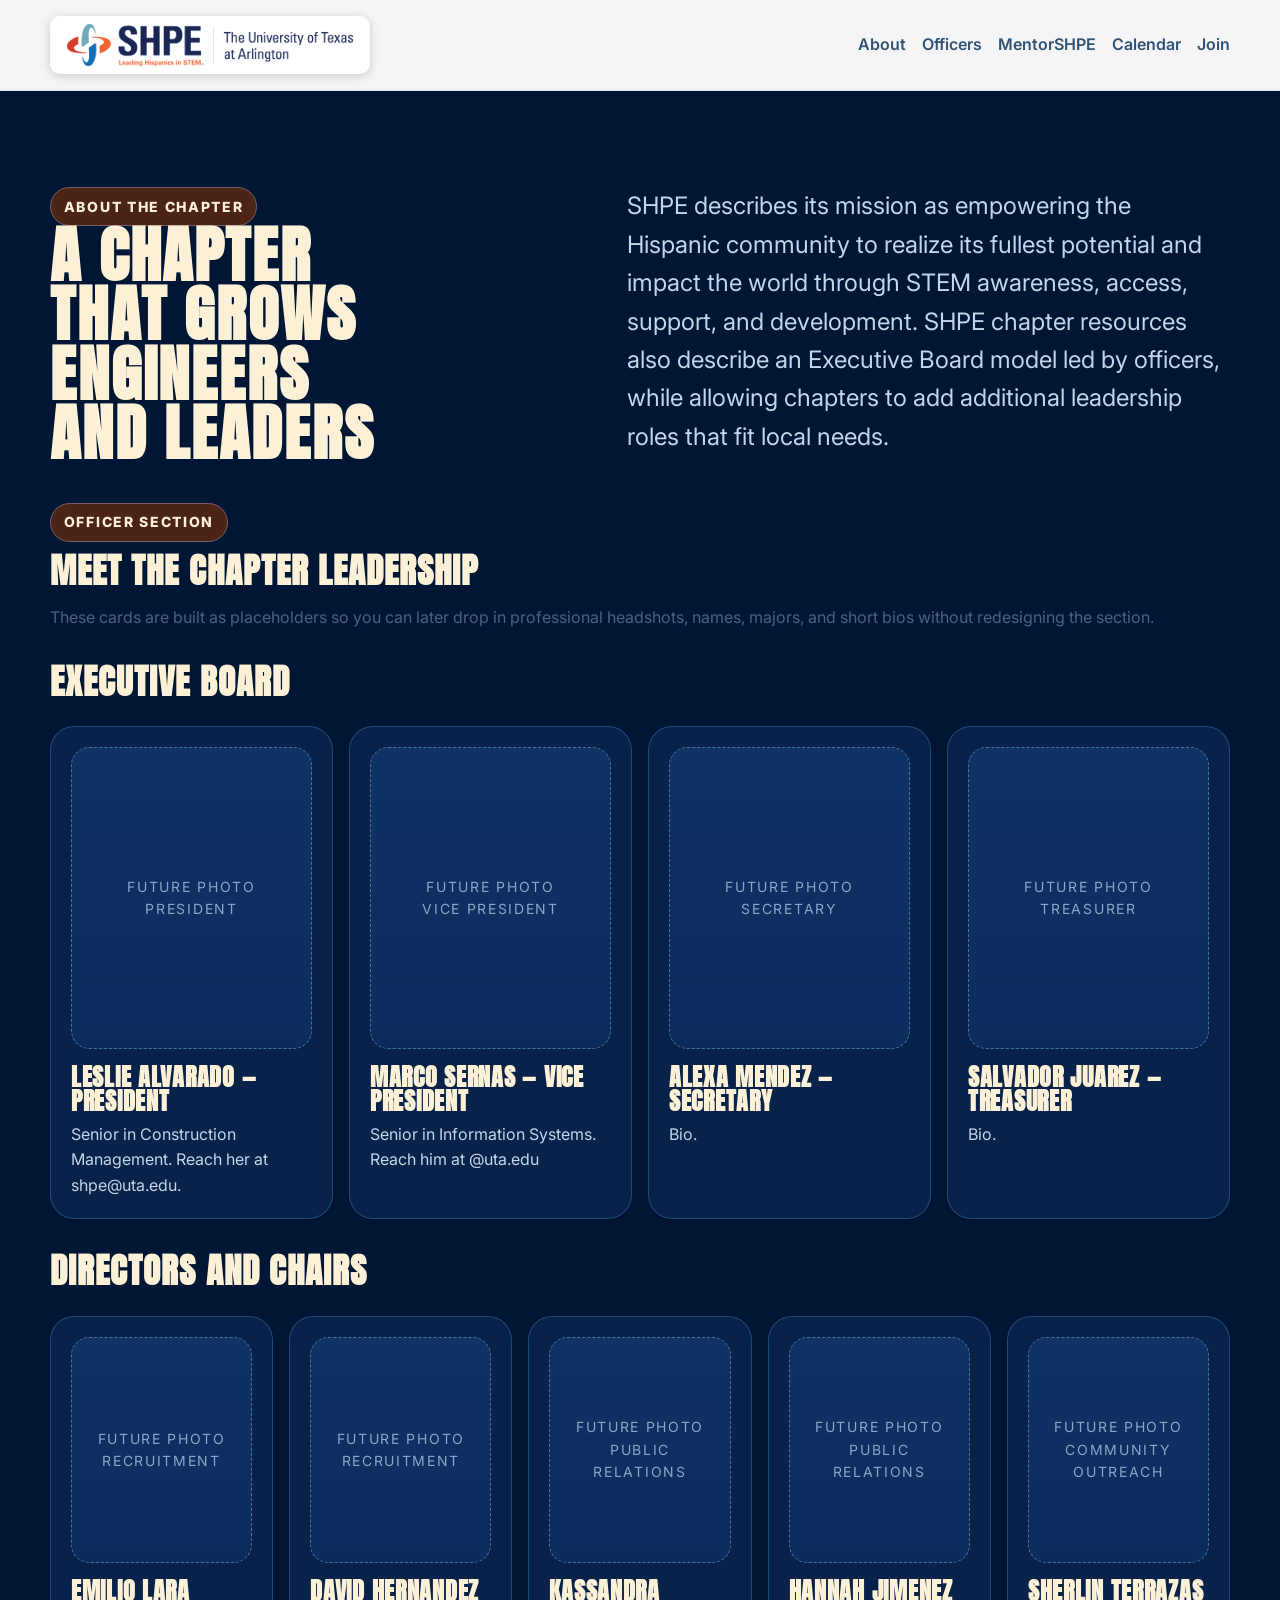
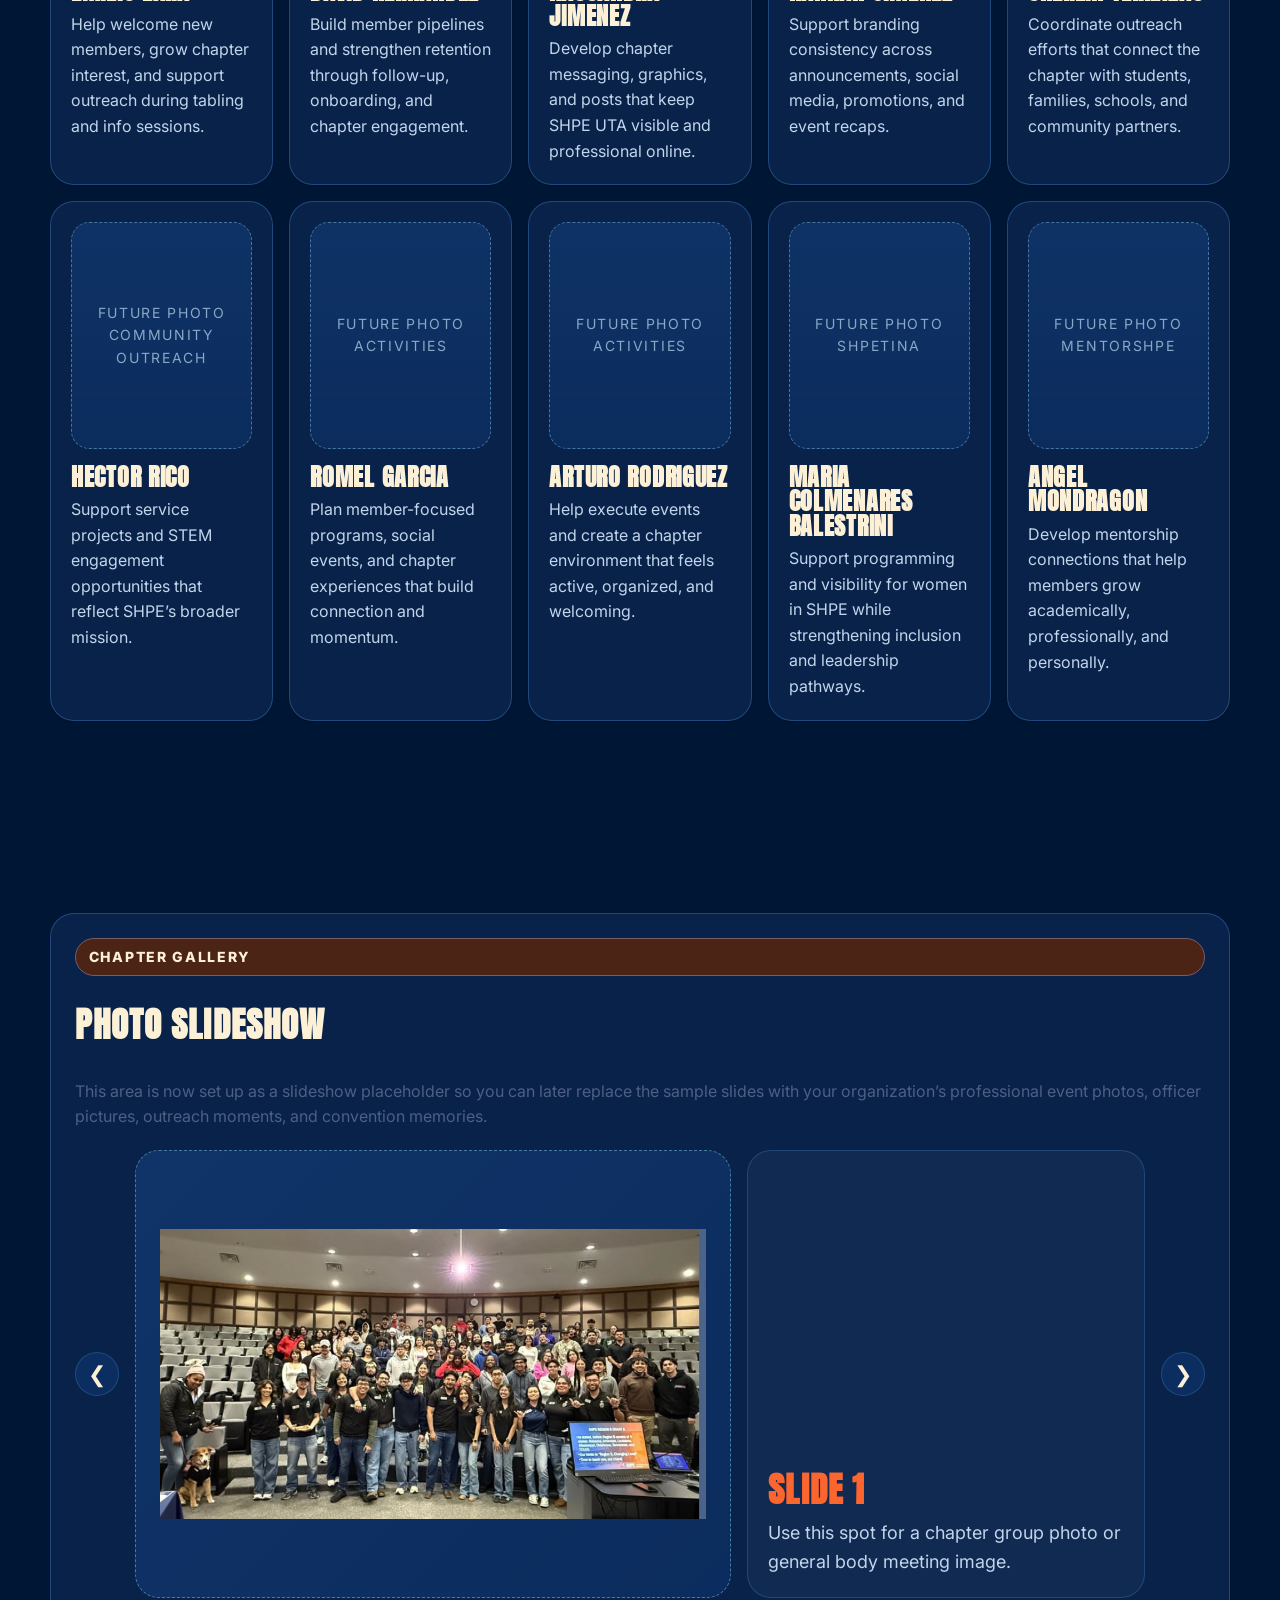
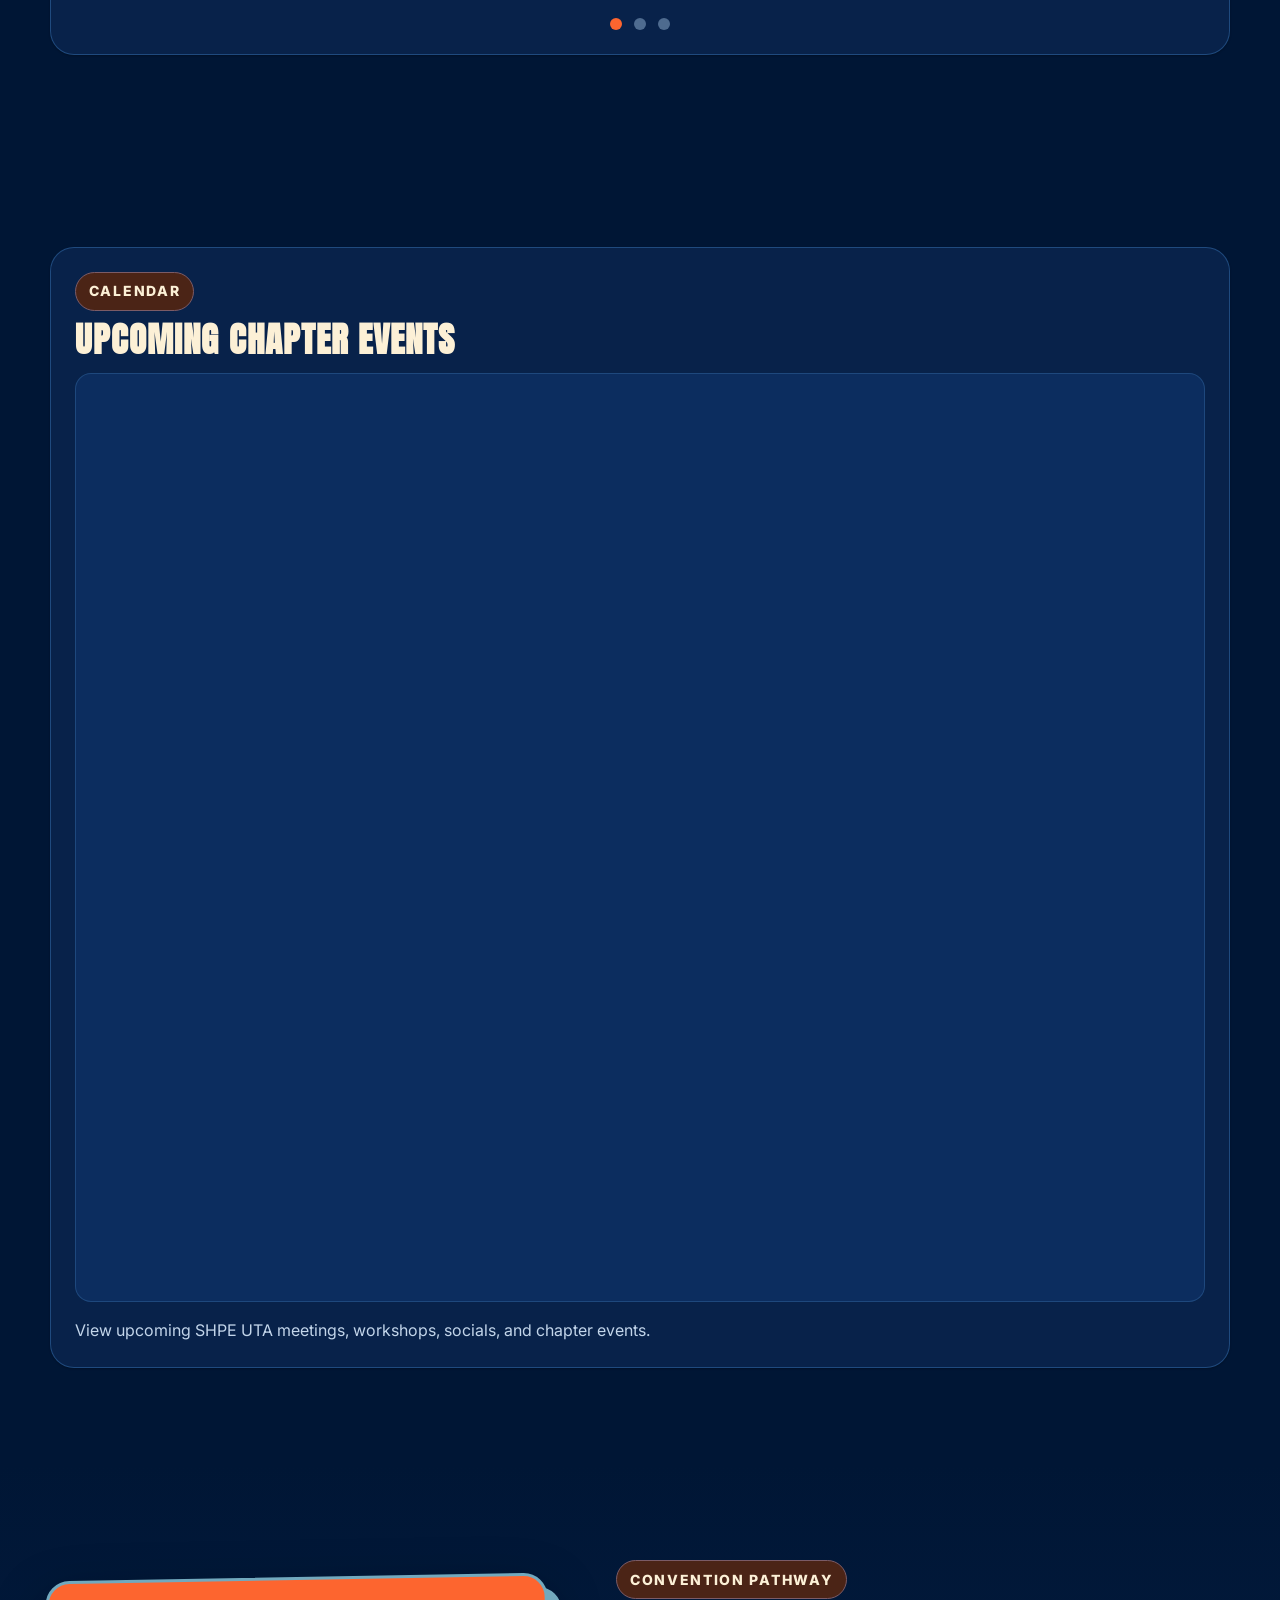
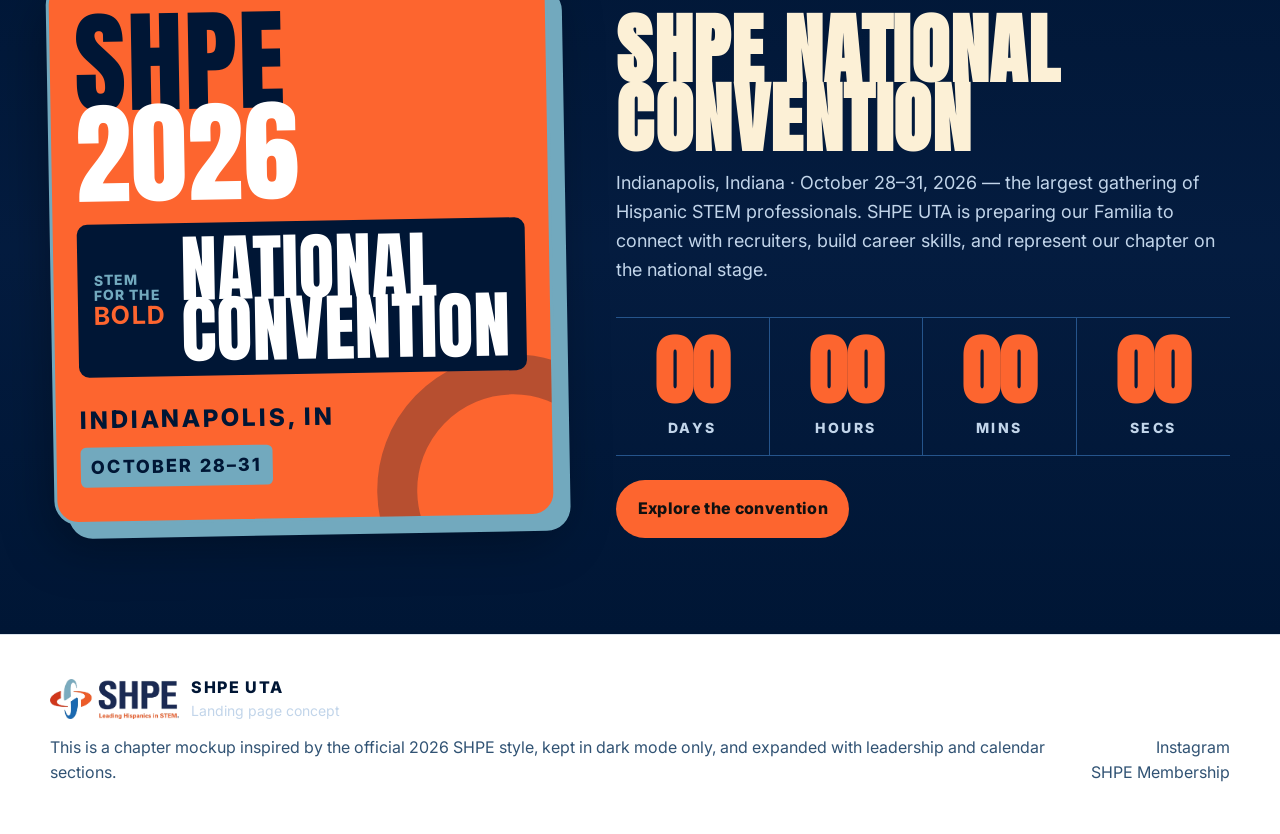
<file: index.html>
<!DOCTYPE html>
<!--
  =====================================================================
  SHPE UTA WEBSITE — BEGINNER-FRIENDLY COMMENTED VERSION
  =====================================================================
  This is the exact same website you started with — nothing about how
  it looks or works has changed. The only thing added is comments
  (the gray/green notes that start with <!-- or //) explaining what
  each part of the code does, so you know what's safe to edit.

  A quick vocabulary cheat-sheet:
  - HTML  = the "structure" of the page (text, images, sections, links)
  - CSS   = the "styling" of the page (colors, fonts, spacing, layout)
  - JS    = the "behavior" of the page (things that move or respond
            to clicks, like the photo slideshow)

  This website now uses two HTML pages and one shared CSS file:
    index.html       = the main chapter page, with JavaScript included
    mentorshpe.html  = the MentorSHPE page, with JavaScript included
    styles.css       = shared colors, fonts, spacing, and layout

  TIP: Comments never show up on the real website — they're just notes
  for humans reading the code. You can't break anything by reading them,
  only by deleting/changing the actual code around them.
  =====================================================================
-->
<html lang="en">
<head>
  <meta charset="UTF-8" />
  <meta name="viewport" content="width=device-width, initial-scale=1.0" />

  <!-- This is the text that shows up in the browser tab. Safe to edit. -->
  <title>SHPE UTA Bold Landing</title>

  <!-- This description is used by search engines / link previews. Safe to edit. -->
  <meta name="description" content="A dark-mode SHPE UTA landing page mockup using SHPE brand colors with chapter updates, calendar, and officer placeholders." />

  <!-- These lines load two fonts from Google Fonts: "Anton" (the bold
       all-caps headline font) and "Inter" (the regular body text font).
       Don't remove these or your fonts will fall back to plain defaults. -->
  <link rel="preconnect" href="https://fonts.googleapis.com">
  <link rel="preconnect" href="https://fonts.gstatic.com" crossorigin>
  <link href="https://fonts.googleapis.com/css2?family=Anton&family=Inter:wght@400;500;600;700;800&display=swap" rel="stylesheet">

  <!-- All visual styling is stored in the separate styles.css file. -->
  <link rel="stylesheet" href="./styles.css">
</head>
<body>
  <!-- ===================================================================
       BODY — everything below is what actually appears on the page.
       Sections are laid out top to bottom in the same order you'll see
       them when you open the site in a browser.
       =================================================================== -->

  <!-- ===================== TOP NAVIGATION BAR ===================== -->
  <header class="site-header">
    <div class="container header-inner">
      <!-- Logo + chapter name (top-left). "SHPE UTA" and the school
           name below it are plain text — safe to edit directly. -->
      <a class="brand" href="#main" aria-label="SHPE UTA home">
        <!-- This is now the OFFICIAL combined "SHPE + The University of
             Texas at Arlington" lockup you provided (embedded directly
             into this file, same as before, so there is no separate
             image file to keep track of). Because this single picture
             already includes both the SHPE logo and the university
             name, the separate "SHPE UTA" / "University of Texas at
             Arlington" text that used to sit next to the logo has been
             removed to avoid repeating the same words twice. -->
        <img class="brand-mark-combo" src="[data-uri]" alt="SHPE - Leading Hispanics in STEM, The University of Texas at Arlington">
      </a>
      <!-- Top navigation links. Each "#about", "#officers" etc. is an
           anchor link that jumps down to the matching section id
           further down in this file (search for id="about", etc.).
           If you rename a section's id, update the matching href here
           too, or the link will stop working. -->
      <nav class="nav" aria-label="Primary">
        <div class="nav-links">
          <a href="#about">About</a>
          <a href="#officers">Officers</a>
          <a href="mentorshpe.html">MentorSHPE</a>
          <a href="#updates">Calendar</a>
          <a href="join.html">Join</a>
        </div>
      </nav>
    </div>
  </header>

  <main id="main">
    <!-- The hero/title card section (the white SHPE letterhead panel) and
         the orange "Built for impact" theme band that used to sit here
         have both been removed at your request. The page now starts
         directly with the About section below. Their CSS rules (.hero,
         .hero-panel, .title-card-inspired, .band, .swatch-grid, .cards,
         .headline, etc.) have also been removed from the <style> section
         since they're no longer used anywhere on the page. If you ever
         want either section back, you (or Computer) would need to re-add
         both the HTML and matching CSS. -->

    <!-- ===================== ABOUT SECTION ===================== -->
    <section class="section" id="about">
      <div class="container split">
        <div>
          <span class="kicker">About the chapter</span>
          <!-- Section heading — plain text, safe to edit. -->
          <h2 class="block-title">A chapter that grows engineers and leaders</h2>
        </div>
        <div>
          <!-- Paragraph describing SHPE's mission — plain text, safe to
               edit. Replace with your own chapter's mission statement
               whenever you're ready. -->
          <p class="subhead subhead-wide">SHPE describes its mission as empowering the Hispanic community to realize its fullest potential and impact the world through STEM awareness, access, support, and development. SHPE chapter resources also describe an Executive Board model led by officers, while allowing chapters to add additional leadership roles that fit local needs.</p>
        </div>
      </div>

      <!-- ===================== OFFICER SECTION ===================== -->
      <!-- This whole block is the "Meet the chapter leadership" area.
           Every officer is one <article class="officer-card"> box.
           Each box currently has:
             1) a placeholder photo box   (<div class="officer-photo">)
             2) a title                   (<h3>President</h3>)
             3) a short description       (<p>...</p>)

           TO ADD A REAL PHOTO: replace the whole
             <div class="officer-photo">Future photo<br>President</div>
           with something like:
             <img class="officer-photo media-cover" src="photos/president.jpg" alt="Jane Doe, President">
           (Keep the class="officer-photo" so it keeps its rounded
           corners and sizing.)

           TO CHANGE A NAME/TITLE/BIO: just edit the text inside the
           <h3>...</h3> and <p>...</p> tags for that card. -->
      <div class="container officer-section" id="officers">
        <div>
          <span class="kicker">Officer section</span>
          <h2 class="section-title">Meet the chapter leadership</h2>
          <p class="panel-note">These cards are built as placeholders so you can later drop in professional headshots, names, majors, and short bios without redesigning the section.</p>
        </div>

        <!-- ---- Executive board row (4 cards) ---- -->
        <div>
          <h3 class="officer-group-title">Executive board</h3>
          <div class="officer-grid exec officer-grid-spaced">
            <!-- EXAMPLE: this card has been filled in with a sample real name/bio so you can see
                 the "before -> after" pattern. The photo is still a placeholder box since no
                 headshot was provided — see the comment above about swapping in an <img> tag. -->
            <article class="officer-card"><div class="officer-photo">Future photo<br>President</div><h3>Leslie Alvarado &mdash; President</h3><p>Senior in Construction Management. Reach her at shpe@uta.edu.</p></article>
            <article class="officer-card"><div class="officer-photo">Future photo<br>Vice President</div><h3>Marco Sernas &mdash;   Vice President</h3><p>Senior in Information Systems. Reach him at @uta.edu</p></article>
            <article class="officer-card"><div class="officer-photo">Future photo<br>Secretary</div><h3>Alexa Mendez &mdash; Secretary</h3><p>Bio.</p></article>
            <article class="officer-card"><div class="officer-photo">Future photo<br>Treasurer</div><h3>Salvador Juarez &mdash; Treasurer</h3><p>Bio.</p></article>
          </div>
        </div>

        <!-- ---- Directors and chairs row (10 cards) ----
             Same pattern as above: copy/paste one <article> block to
             add a new officer, or delete one to remove a role. Just
             keep the opening <article class="officer-card"> and
             closing </article> tags matched. -->
        <div>
          <h3 class="officer-group-title">Directors and chairs</h3>
          <div class="officer-grid directors officer-grid-spaced">
            <article class="officer-card"><div class="officer-photo">Future photo<br>Recruitment</div><h3>Emilio Lara</h3><p>Help welcome new members, grow chapter interest, and support outreach during tabling and info sessions.</p></article>
            <article class="officer-card"><div class="officer-photo">Future photo<br>Recruitment</div><h3>David Hernandez</h3><p>Build member pipelines and strengthen retention through follow-up, onboarding, and chapter engagement.</p></article>
            <article class="officer-card"><div class="officer-photo">Future photo<br>Public Relations</div><h3>Kassandra Jimenez</h3><p>Develop chapter messaging, graphics, and posts that keep SHPE UTA visible and professional online.</p></article>
            <article class="officer-card"><div class="officer-photo">Future photo<br>Public Relations</div><h3>Hannah Jimenez</h3><p>Support branding consistency across announcements, social media, promotions, and event recaps.</p></article>
            <article class="officer-card"><div class="officer-photo">Future photo<br>Community Outreach</div><h3>Sherlin Terrazas</h3><p>Coordinate outreach efforts that connect the chapter with students, families, schools, and community partners.</p></article>
            <article class="officer-card"><div class="officer-photo">Future photo<br>Community Outreach</div><h3>Hector Rico</h3><p>Support service projects and STEM engagement opportunities that reflect SHPE’s broader mission.</p></article>
            <article class="officer-card"><div class="officer-photo">Future photo<br>Activities</div><h3>Romel Garcia</h3><p>Plan member-focused programs, social events, and chapter experiences that build connection and momentum.</p></article>
            <article class="officer-card"><div class="officer-photo">Future photo<br>Activities</div><h3>Arturo Rodriguez</h3><p>Help execute events and create a chapter environment that feels active, organized, and welcoming.</p></article>
            <article class="officer-card"><div class="officer-photo">Future photo<br>SHPEtina</div><h3>Maria Colmenares Balestrini</h3><p>Support programming and visibility for women in SHPE while strengthening inclusion and leadership pathways.</p></article>
            <article class="officer-card"><div class="officer-photo">Future photo<br>MentorSHPE</div><h3>Angel Mondragon</h3><p>Develop mentorship connections that help members grow academically, professionally, and personally.</p></article>
          </div>
        </div>
      </div>
    </section>

    <!-- ===================== PHOTO SLIDESHOW / GALLERY ===================== -->
    <!-- 3 slides right now. Each slide is one <article class="slide">
         block containing:
           - a placeholder photo box (<div class="slide-image">)
           - a caption box with a title + sentence

         TO ADD A REAL PHOTO to a slide: replace
           <div class="slide-image">Drop photo here</div>
         with:
           <img class="slide-image media-cover" src="photos/event1.jpg" alt="Description of the photo">

         TO ADD A 4TH SLIDE: copy one whole <article class="slide">...
         </article> block, paste it right before </div> (closing .slides),
         and ALSO add a matching new <button class="dot" ...></button>
         line below in the "slide-dots" area so the counter dots match
         the number of slides. The JavaScript at the bottom of the file
         automatically detects however many slides/dots exist — you
         don't need to touch the <script> to add or remove slides. -->
    <section class="section" id="benefits">
      <div class="container">
        <div class="updates-card slideshow-card">
          <span class="kicker">Chapter gallery</span>
          <h2 class="section-title">Photo slideshow</h2>
          <p class="panel-note">This area is now set up as a slideshow placeholder so you can later replace the sample slides with your organization’s professional event photos, officer pictures, outreach moments, and convention memories.</p>
          <div class="slideshow" aria-label="SHPE UTA photo slideshow placeholder">
            <!-- Left/right arrow buttons — clicking these is handled by
                 the JavaScript near the bottom of the file. -->
            <button class="slide-arrow prev" type="button" aria-label="Previous slide">&#10094;</button>
            <div class="slides">
              <!-- "is-active" marks which slide is currently visible.
                   The script automatically moves this class around as
                   people click through — you never need to edit it by hand. -->
              <article class="slide is-active">
                <div class="slide-image">
                  <img class="gallery-image" src="/Images/GBMEX.png" alt="SHPE UTA general body meeting">
</div>
                <div class="slide-caption"><strong>Slide 1</strong><span>Use this spot for a chapter group photo or general body meeting image.</span></div>
              </article>
              <article class="slide">
                <div class="slide-image">Drop photo here</div>
                <div class="slide-caption"><strong>Slide 2</strong><span>Add outreach, tabling, or volunteer event pictures here.</span></div>
              </article>
              <article class="slide">
                <div class="slide-image">Drop photo here</div>
                <div class="slide-caption"><strong>Slide 3</strong><span>Use this slide for convention travel, company visits, or officer portraits.</span></div>
              </article>
            </div>
            <button class="slide-arrow next" type="button" aria-label="Next slide">&#10095;</button>
          </div>
          <!-- The small dots below the slideshow — one per slide. Keep
               the count matching the number of slides above. -->
          <div class="slide-dots" aria-label="Slideshow navigation dots">
            <button class="dot is-active" type="button" aria-label="Go to slide 1"></button>
            <button class="dot" type="button" aria-label="Go to slide 2"></button>
            <button class="dot" type="button" aria-label="Go to slide 3"></button>
          </div>
        </div>
      </div>
    </section>

  

  <!-- ===================== UPDATES + CALENDAR SECTION ===================== -->
    <section class="section" id="updates">
      <div class="container updates-grid">
        <!-- Embedded Google Calendar.
             HOW TO POINT THIS AT YOUR CHAPTER'S REAL CALENDAR:
             1. Make sure your chapter's Google Calendar is set to
                "public" (or shared appropriately) in Google Calendar's
                sharing settings.
             2. In Google Calendar, open that calendar's settings and
                find "Integrate calendar" — copy the embed code or
                calendar ID it gives you.
             3. Replace the src="..." URL below with the one Google
                gives you (it will look similar, just with your own
                calendar's ID instead of the current placeholder). -->
        <aside class="calendar-card" aria-label="Calendar panel">
  <span class="kicker">Calendar</span>
  <h2 class="section-title">Upcoming chapter events</h2>

  <div class="calendar-shell">
    <iframe
      src="https://calendar.google.com/calendar/embed?src=ferrermarco36%40gmail.com&ctz=America%2FChicago&mode=AGENDA&wkst=1&bgcolor=%23001635&showTitle=0&showNav=1&showDate=1&showPrint=0&showTabs=0&showCalendars=0&showTz=0"
      title="SHPE UTA upcoming events calendar"
      loading="lazy"
      frameborder="0"
      scrolling="no">
    </iframe>
  </div>

  <p class="calendar-note">
    View upcoming SHPE UTA meetings, workshops, socials, and chapter events.
  </p>
</aside>
      </div>
    </section>

    <!-- ===================== NATIONAL CONVENTION FEATURE ===================== -->
    <section class="section convention-section" id="convention">
      <div class="container convention-feature">
        <div class="convention-poster" aria-label="SHPE 2026 National Convention in Indianapolis">
          <div class="poster-year">SHPE <span>2026</span></div>
          <div class="poster-body">
            <span class="poster-theme">STEM<br>FOR THE<br><strong>BOLD</strong></span>
            <span class="poster-title">National<br>Convention</span>
          </div>
          <div class="poster-location">Indianapolis, IN</div>
          <div class="poster-date">October 28–31</div>
        </div>

        <div class="convention-content">
          <span class="kicker">Convention pathway</span>
          <h2 class="convention-heading">SHPE National Convention</h2>
          <p class="convention-copy">Indianapolis, Indiana · October 28–31, 2026 — the largest gathering of Hispanic STEM professionals. SHPE UTA is preparing our Familia to connect with recruiters, build career skills, and represent our chapter on the national stage.</p>

          <div class="countdown" data-countdown="2026-10-28T09:00:00-04:00" aria-label="Countdown to the 2026 SHPE National Convention">
            <div class="countdown-unit"><strong data-days>00</strong><span>Days</span></div>
            <div class="countdown-unit"><strong data-hours>00</strong><span>Hours</span></div>
            <div class="countdown-unit"><strong data-minutes>00</strong><span>Mins</span></div>
            <div class="countdown-unit"><strong data-seconds>00</strong><span>Secs</span></div>
          </div>

          <a class="btn convention-link" href="https://shpe.org/engage/events/national-convention/" target="_blank" rel="noopener noreferrer">Explore the convention</a>
        </div>
      </div>
    </section>

  </main>

  <!-- ===================== FOOTER ===================== -->
  <footer>
    <div class="container footer-grid">
      <div>
        <div class="brand footer-brand">
          <!-- Same official SHPE logo image, reused here in the footer. -->
          <img class="brand-mark" src="[data-uri]" alt="SHPE - Leading Hispanics in STEM logo">
          <span class="brand-copy">
            <strong>SHPE UTA</strong>
            <span>Landing page concept</span>
          </span>
        </div>
        <!-- Small disclaimer sentence — plain text, safe to edit or delete. -->
        <p class="footer-note">This is a chapter mockup inspired by the official 2026 SHPE style, kept in dark mode only, and expanded with leadership and calendar sections.</p>
      </div>
      <!-- Social/link list on the right side of the footer. Add more
           <div><a href="...">Label</a></div> lines to add more links. -->
      <div class="footer-note footer-links">
        <div><a href="https://www.instagram.com/shpe_uta/" target="_blank" rel="noopener noreferrer">Instagram</a></div>
        <div><a href="https://shpe.org/membership/become-a-member/" target="_blank" rel="noopener noreferrer">SHPE Membership</a></div>
      </div>
    </div>
  </footer>

  <!-- ===============================================================
       JAVASCRIPT — interactive behavior is kept inside this HTML file.
       It controls the chapter photo slideshow and safely skips
       MentorSHPE features that live on mentorshpe.html. CSS remains separate in styles.css.
       =============================================================== -->
  <script>
(function () {
  'use strict';

  function initializeWebsite() {
    // Main chapter photo slideshow.
    document.querySelectorAll('.slideshow-card').forEach(function (card) {
      var slides = Array.prototype.slice.call(card.querySelectorAll('.slide'));
      var dots = Array.prototype.slice.call(card.querySelectorAll('.dot'));
      var previousButton = card.querySelector('.prev');
      var nextButton = card.querySelector('.next');
      var currentIndex = 0;

      // Do not start a slideshow when no slides are present.
      if (slides.length === 0) {
        return;
      }

      function showSlide(newIndex) {
        currentIndex = (newIndex + slides.length) % slides.length;

        slides.forEach(function (slide, index) {
          slide.classList.toggle('is-active', index === currentIndex);
        });

        dots.forEach(function (dot, index) {
          dot.classList.toggle('is-active', index === currentIndex);
          dot.setAttribute('aria-current', index === currentIndex ? 'true' : 'false');
        });
      }

      if (previousButton) {
        previousButton.addEventListener('click', function () {
          showSlide(currentIndex - 1);
        });
      }

      if (nextButton) {
        nextButton.addEventListener('click', function () {
          showSlide(currentIndex + 1);
        });
      }

      dots.forEach(function (dot, index) {
        dot.addEventListener('click', function () {
          showSlide(index);
        });
      });

      showSlide(0);

      // Automatically move to the next slide every five seconds.
      if (slides.length > 1) {
        window.setInterval(function () {
          showSlide(currentIndex + 1);
        }, 5000);
      }
    });

    // Live countdown to the opening morning of the 2026 convention.
    document.querySelectorAll('[data-countdown]').forEach(function (countdown) {
      var targetTime = new Date(countdown.getAttribute('data-countdown')).getTime();
      var daysNode = countdown.querySelector('[data-days]');
      var hoursNode = countdown.querySelector('[data-hours]');
      var minutesNode = countdown.querySelector('[data-minutes]');
      var secondsNode = countdown.querySelector('[data-seconds]');

      function updateCountdown() {
        var remaining = Math.max(0, targetTime - Date.now());
        var totalSeconds = Math.floor(remaining / 1000);
        daysNode.textContent = String(Math.floor(totalSeconds / 86400)).padStart(2, '0');
        hoursNode.textContent = String(Math.floor((totalSeconds % 86400) / 3600)).padStart(2, '0');
        minutesNode.textContent = String(Math.floor((totalSeconds % 3600) / 60)).padStart(2, '0');
        secondsNode.textContent = String(totalSeconds % 60).padStart(2, '0');
      }

      updateCountdown();
      window.setInterval(updateCountdown, 1000);
    });

    // Reveal MentorSHPE sections as they enter the viewport.
    var revealItems = document.querySelectorAll('.reveal');

    if ('IntersectionObserver' in window) {
      var revealObserver = new IntersectionObserver(function (entries, observer) {
        entries.forEach(function (entry) {
          if (entry.isIntersecting) {
            entry.target.classList.add('is-visible');
            observer.unobserve(entry.target);
          }
        });
      }, { threshold: 0.12 });

      revealItems.forEach(function (item) {
        revealObserver.observe(item);
      });
    } else {
      revealItems.forEach(function (item) {
        item.classList.add('is-visible');
      });
    }

    // MentorSHPE success-story carousel.
    document.querySelectorAll('[data-mentor-stories]').forEach(function (carousel) {
      var stories = Array.prototype.slice.call(
        carousel.querySelectorAll('.mentorshpe-story')
      );
      var previousButton = carousel.querySelector('.mentor-story-prev');
      var nextButton = carousel.querySelector('.mentor-story-next');
      var currentStoryIndex = 0;

      if (stories.length === 0) {
        return;
      }

      function showStory(newIndex) {
        currentStoryIndex = (newIndex + stories.length) % stories.length;

        stories.forEach(function (story, index) {
          story.classList.toggle('is-active', index === currentStoryIndex);
          story.setAttribute('aria-hidden', index === currentStoryIndex ? 'false' : 'true');
        });
      }

      if (previousButton) {
        previousButton.addEventListener('click', function () {
          showStory(currentStoryIndex - 1);
        });
      }

      if (nextButton) {
        nextButton.addEventListener('click', function () {
          showStory(currentStoryIndex + 1);
        });
      }

      showStory(0);
    });
  }

  if (document.readyState === 'loading') {
    document.addEventListener('DOMContentLoaded', initializeWebsite);
  } else {
    initializeWebsite();
  }
})();
  </script>
</body>
</html>
</file>
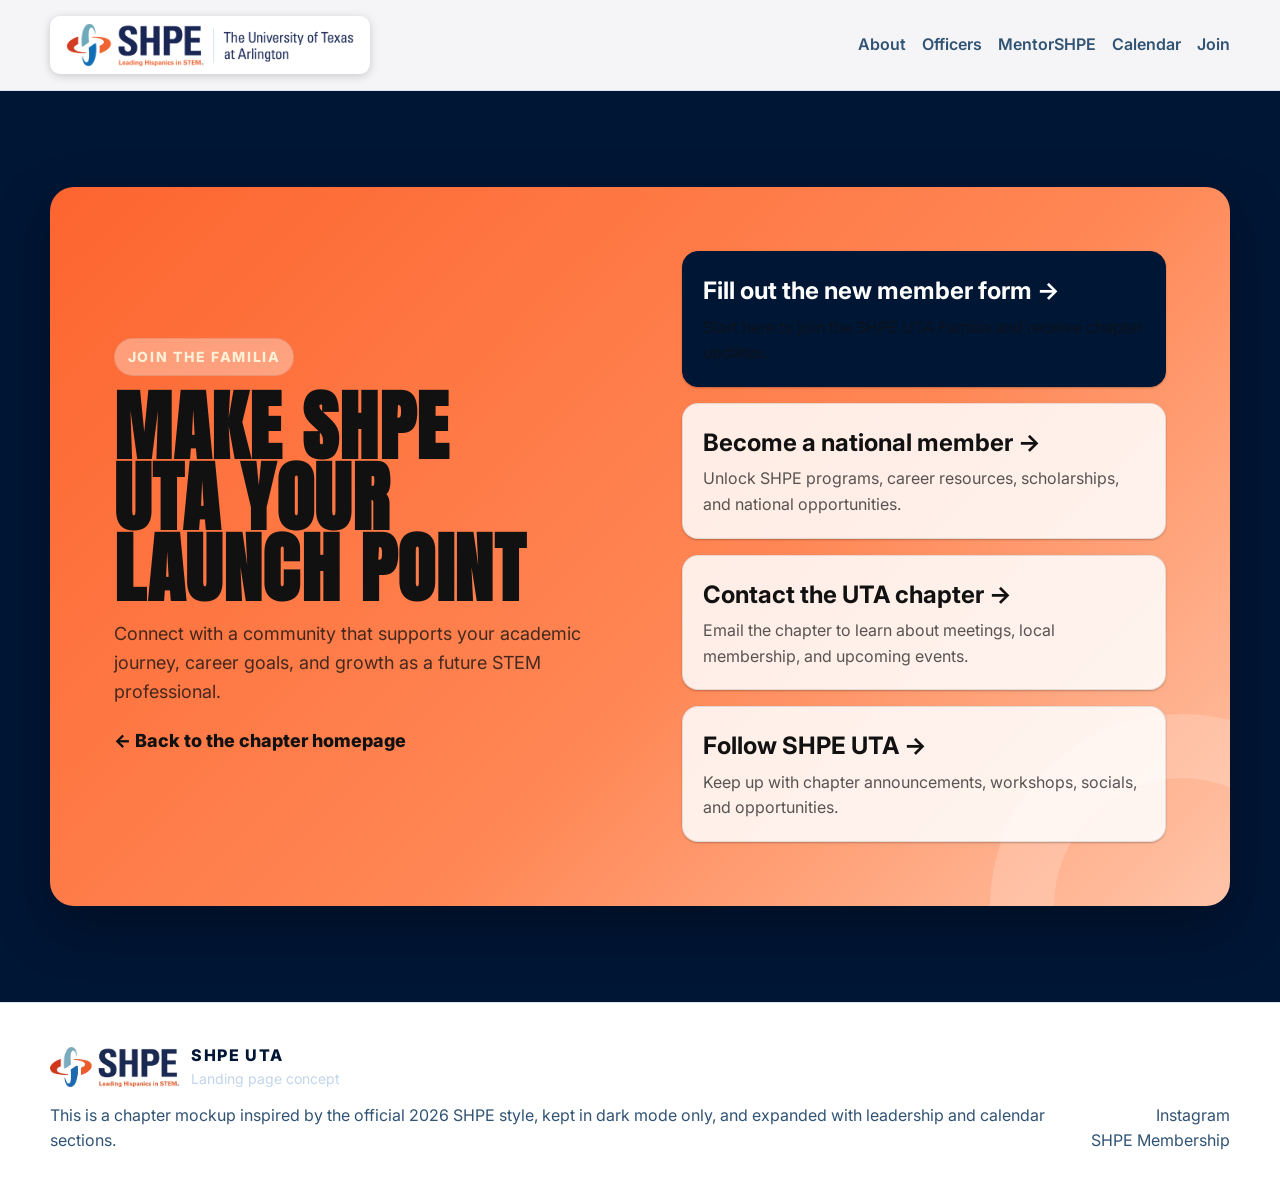
<file: join.html>
<!DOCTYPE html>
<html lang="en">
<head>
  <meta charset="UTF-8">
  <meta name="viewport" content="width=device-width, initial-scale=1.0">
  <title>Join SHPE UTA</title>
  <meta name="description" content="Join the Society of Hispanic Professional Engineers chapter at UT Arlington.">
  <link rel="preconnect" href="https://fonts.googleapis.com">
  <link rel="preconnect" href="https://fonts.gstatic.com" crossorigin>
  <link href="https://fonts.googleapis.com/css2?family=Anton&family=Inter:wght@400;500;600;700;800&display=swap" rel="stylesheet">
  <link rel="stylesheet" href="./styles.css">
</head>
<body>
  <header class="site-header">
    <div class="container header-inner">
      <a class="brand" href="index.html" aria-label="SHPE UTA home">
        <img class="brand-mark-combo" src="shpe-uta-lockup.png" alt="SHPE - Leading Hispanics in STEM, The University of Texas at Arlington">
      </a>
      <nav class="nav" aria-label="Primary">
        <div class="nav-links">
          <a href="index.html#about">About</a>
          <a href="index.html#officers">Officers</a>
          <a href="mentorshpe.html">MentorSHPE</a>
          <a href="index.html#updates">Calendar</a>
          <a href="join.html" aria-current="page">Join</a>
        </div>
      </nav>
    </div>
  </header>

  <main class="join-page" id="main">
    <section class="section">
      <div class="container">
        <div class="join-hero">
          <div class="join-copy">
            <span class="kicker kicker-on-light">Join the Familia</span>
            <h1 class="join-title">Make SHPE UTA your launch point</h1>
            <p class="join-intro">Connect with a community that supports your academic journey, career goals, and growth as a future STEM professional.</p>
            <a class="join-back" href="index.html">← Back to the chapter homepage</a>
          </div>

          <div class="join-actions">
            <a class="join-option join-option-primary" href="https://forms.cloud.microsoft/pages/responsepage.aspx?id=Q1vcXL7XqkyBc3KeOwpi2ZKV1VEGgptKmHEFOp3JfFFUMEZFVDAwOVo1Tzg5WTg1NElFMFpQUEJFSy4u&amp;utm_source=ig&amp;utm_medium=social&amp;utm_content=link_in_bio&amp;fbclid=PAcGRvZgJleHRuA2FlbQIxMQBzcnRjBmFwcF9pZA85MzY2MTk3NDMzOTI0NTkAAafs1wgcgXZwm-svtuRt0PR9VFNHvBimLSKK0Zlb-iVPs7vImVbGgDUqAdOclg_aem_TphrNEcYaw5mlEMZ5rRXgw&amp;route=shorturl" target="_blank" rel="noopener noreferrer">
              <strong>Fill out the new member form →</strong>
              <span>Start here to join the SHPE UTA Familia and receive chapter updates.</span>
            </a>
            <a class="join-option" href="https://shpe.org/membership/become-a-member/" target="_blank" rel="noopener noreferrer">
              <strong>Become a national member →</strong>
              <span>Unlock SHPE programs, career resources, scholarships, and national opportunities.</span>
            </a>
            <a class="join-option" href="mailto:shpe@uta.edu?subject=Interested%20in%20Joining%20SHPE%20UTA">
              <strong>Contact the UTA chapter →</strong>
              <span>Email the chapter to learn about meetings, local membership, and upcoming events.</span>
            </a>
            <a class="join-option" href="https://www.instagram.com/shpe_uta/" target="_blank" rel="noopener noreferrer">
              <strong>Follow SHPE UTA →</strong>
              <span>Keep up with chapter announcements, workshops, socials, and opportunities.</span>
            </a>
          </div>
        </div>
      </div>
    </section>
  </main>

  <footer>
    <div class="container footer-grid">
      <div>
        <div class="brand footer-brand">
          <img class="brand-mark" src="shpe-logo.png" alt="SHPE - Leading Hispanics in STEM logo">
          <span class="brand-copy">
            <strong>SHPE UTA</strong>
            <span>Landing page concept</span>
          </span>
        </div>
        <p class="footer-note">This is a chapter mockup inspired by the official 2026 SHPE style, kept in dark mode only, and expanded with leadership and calendar sections.</p>
      </div>
      <div class="footer-note footer-links">
        <div><a href="https://www.instagram.com/shpe_uta/" target="_blank" rel="noopener noreferrer">Instagram</a></div>
        <div><a href="https://shpe.org/membership/become-a-member/" target="_blank" rel="noopener noreferrer">SHPE Membership</a></div>
      </div>
    </div>
  </footer>
</body>
</html>
</file>
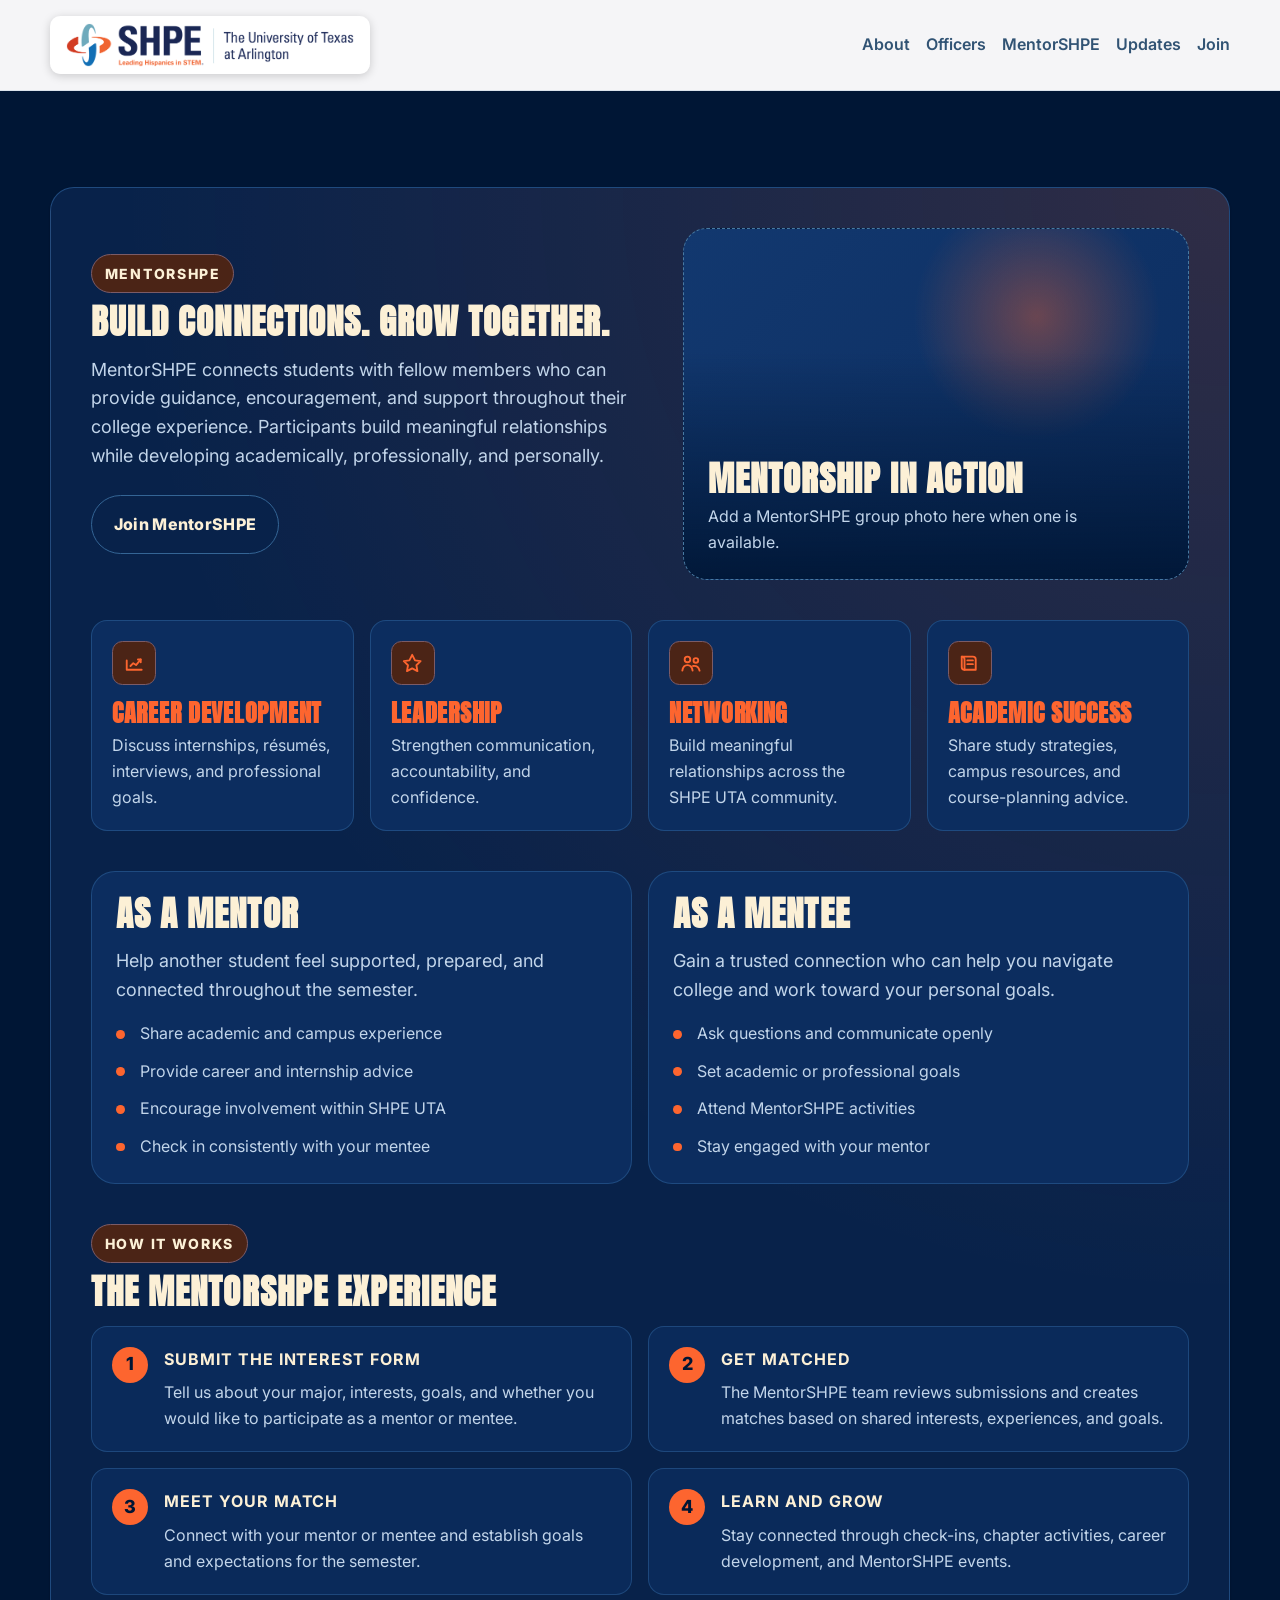
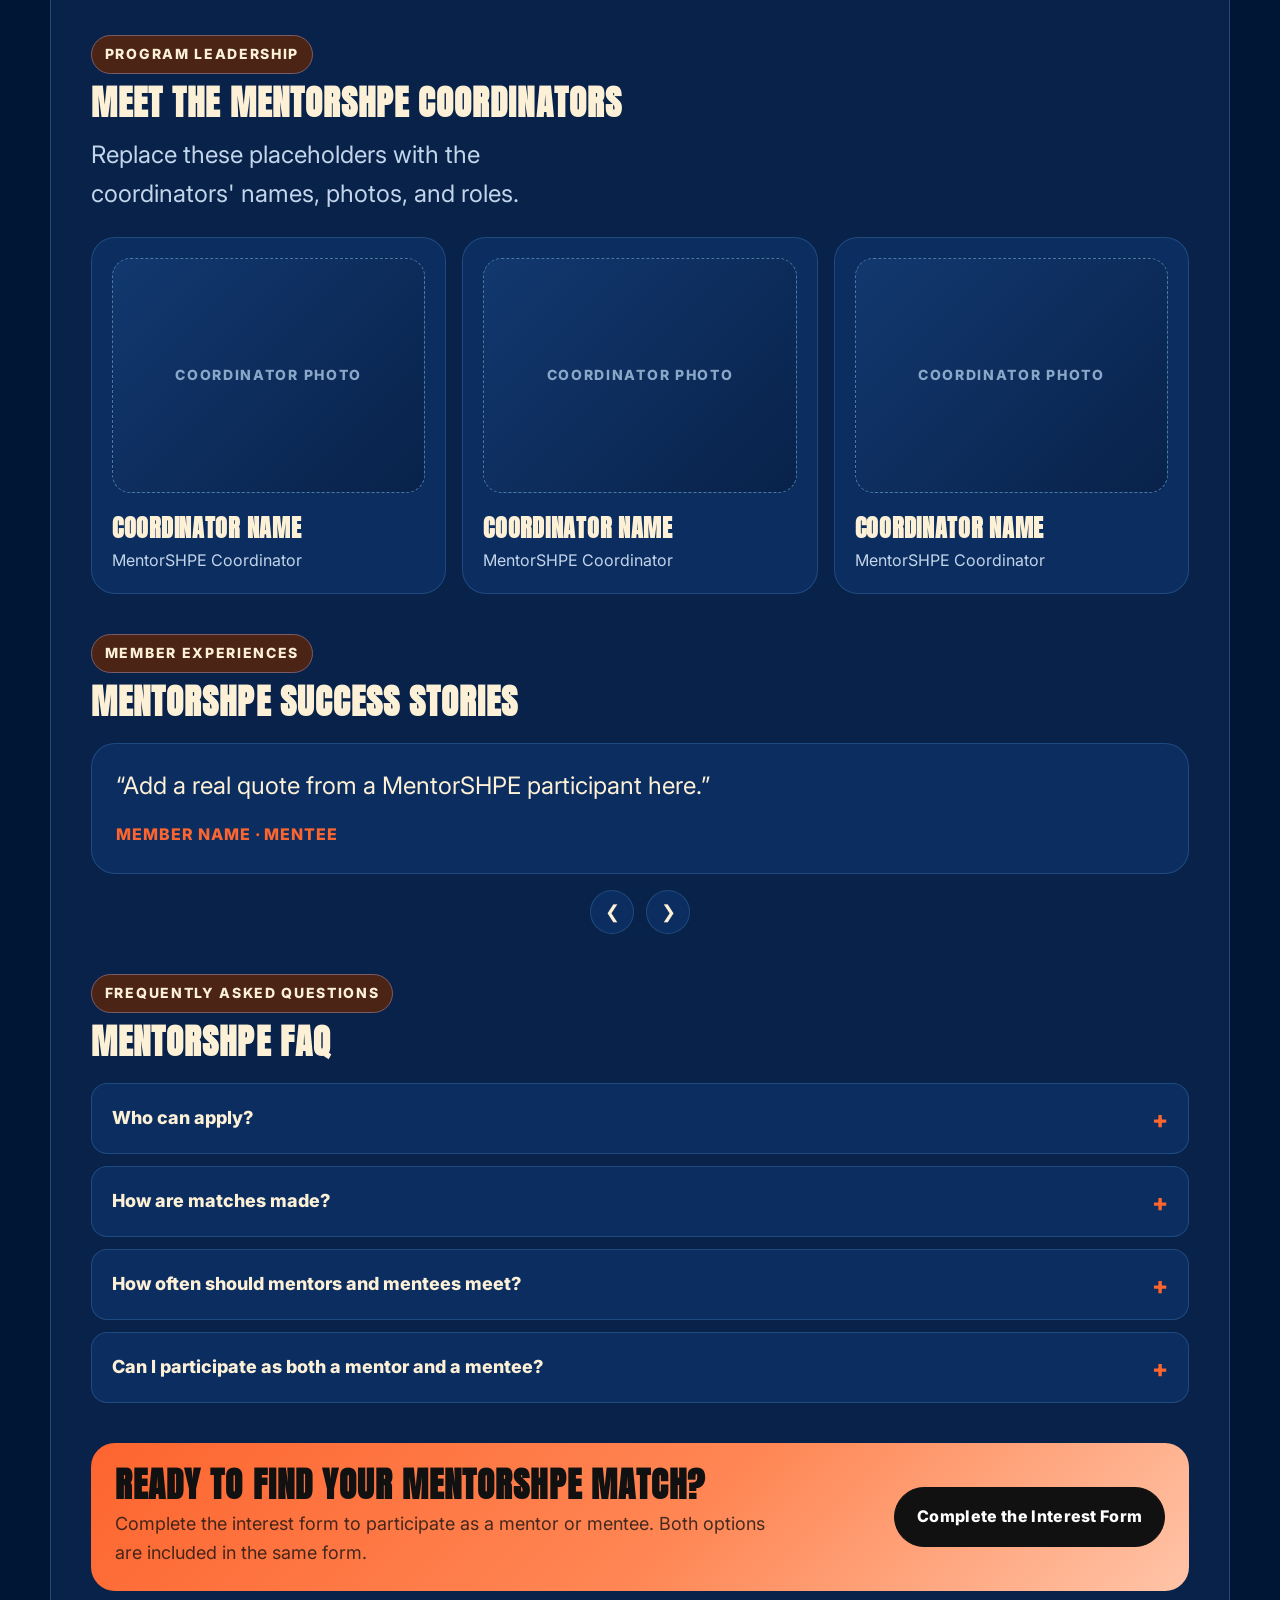
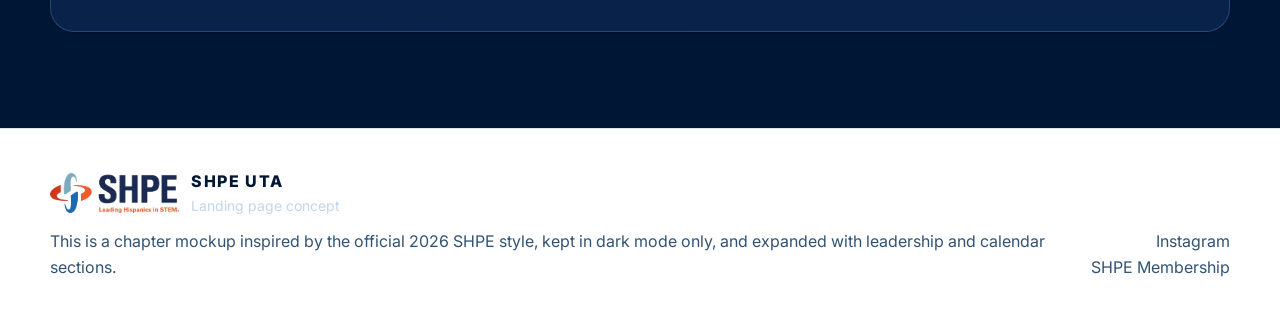
<file: mentorshpe.html>
<!DOCTYPE html>
<!--
  =====================================================================
  SHPE UTA WEBSITE — BEGINNER-FRIENDLY COMMENTED VERSION
  =====================================================================
  This is the exact same website you started with — nothing about how
  it looks or works has changed. The only thing added is comments
  (the gray/green notes that start with <!-- or //) explaining what
  each part of the code does, so you know what's safe to edit.

  A quick vocabulary cheat-sheet:
  - HTML  = the "structure" of the page (text, images, sections, links)
  - CSS   = the "styling" of the page (colors, fonts, spacing, layout)
  - JS    = the "behavior" of the page (things that move or respond
            to clicks, like the photo slideshow)

  This website uses two HTML pages and one shared CSS file:
    index.html       = the main chapter page, with JavaScript included
    mentorshpe.html  = this MentorSHPE page, with JavaScript included
    styles.css       = shared colors, fonts, spacing, and layout

  TIP: Comments never show up on the real website — they're just notes
  for humans reading the code. You can't break anything by reading them,
  only by deleting/changing the actual code around them.
  =====================================================================
-->
<html lang="en">
<head>
  <meta charset="UTF-8" />
  <meta name="viewport" content="width=device-width, initial-scale=1.0" />

  <!-- This is the text that shows up in the browser tab. Safe to edit. -->
  <title>MentorSHPE | SHPE UTA</title>

  <!-- This description is used by search engines / link previews. Safe to edit. -->
  <meta name="description" content="Learn about the SHPE UTA MentorSHPE program, mentorship roles, program steps, coordinators, stories, and application details." />

  <!-- These lines load two fonts from Google Fonts: "Anton" (the bold
       all-caps headline font) and "Inter" (the regular body text font).
       Don't remove these or your fonts will fall back to plain defaults. -->
  <link rel="preconnect" href="https://fonts.googleapis.com">
  <link rel="preconnect" href="https://fonts.gstatic.com" crossorigin>
  <link href="https://fonts.googleapis.com/css2?family=Anton&family=Inter:wght@400;500;600;700;800&display=swap" rel="stylesheet">

  <!-- All visual styling is stored in the separate styles.css file. -->
  <link rel="stylesheet" href="./styles.css">
</head>
<body>
  <!-- ===================================================================
       BODY — everything below is what actually appears on the page.
       Sections are laid out top to bottom in the same order you'll see
       them when you open the site in a browser.
       =================================================================== -->

  <!-- ===================== TOP NAVIGATION BAR ===================== -->
  <header class="site-header">
    <div class="container header-inner">
      <!-- Logo + chapter name (top-left). "SHPE UTA" and the school
           name below it are plain text — safe to edit directly. -->
      <a class="brand" href="index.html#main" aria-label="SHPE UTA home">
        <!-- This is now the OFFICIAL combined "SHPE + The University of
             Texas at Arlington" lockup you provided (embedded directly
             into this file, same as before, so there is no separate
             image file to keep track of). Because this single picture
             already includes both the SHPE logo and the university
             name, the separate "SHPE UTA" / "University of Texas at
             Arlington" text that used to sit next to the logo has been
             removed to avoid repeating the same words twice. -->
        <img class="brand-mark-combo" src="[data-uri]" alt="SHPE - Leading Hispanics in STEM, The University of Texas at Arlington">
      </a>
      <!-- Top navigation links. Each "#about", "#officers" etc. is an
           anchor link that jumps down to the matching section id
           further down in this file (search for id="about", etc.).
           If you rename a section's id, update the matching href here
           too, or the link will stop working. -->
      <nav class="nav" aria-label="Primary">
        <div class="nav-links">
          <a href="index.html#about">About</a>
          <a href="index.html#officers">Officers</a>
          <a href="mentorshpe.html" aria-current="page">MentorSHPE</a>
          <a href="index.html#updates">Updates</a>
          <a href="join.html">Join</a>
        </div>
      </nav>
    </div>
  </header>

  <main id="main">
  <!-- ===================== MENTORSHPE SECTION ===================== -->
  <section class="section" id="mentorshpe">
    <div class="container">
      <div class="mentorshpe-card">

        <div class="mentorshpe-hero reveal">
          <div class="mentorshpe-intro">
            <span class="kicker">MentorSHPE</span>
            <h2 class="section-title">Build Connections. Grow Together.</h2>
            <p>
              MentorSHPE connects students with fellow members who can provide
              guidance, encouragement, and support throughout their college
              experience. Participants build meaningful relationships while
              developing academically, professionally, and personally.
            </p>
            <div class="hero-actions">
              <a class="btn btn-secondary"
                 href="https://forms.cloud.microsoft/pages/responsepage.aspx?id=Q1vcXL7XqkyBc3KeOwpi2Z6A0DUJdcpNp1GI10tDVRxUREEwRFFMSFIzMUxCUFpPTUpIWEZQRjA1Ry4u&amp;route=shorturl"
                 target="_blank"
                 rel="noopener noreferrer">
                Join MentorSHPE
              </a>
            </div>
          </div>

          <!-- Replace this block with a real MentorSHPE photo later:
               <img class="mentorshpe-photo" src="YOUR-PHOTO.jpg"
                    alt="SHPE UTA mentors and mentees together"> -->
          <div class="mentorshpe-photo" role="img" aria-label="Placeholder for a MentorSHPE group photo">
            <div class="mentorshpe-photo-copy">
              <strong>Mentorship in Action</strong>
              <span>Add a MentorSHPE group photo here when one is available.</span>
            </div>
          </div>
        </div>

        <div class="mentorshpe-benefits reveal" aria-label="MentorSHPE benefits">
          <article class="mentorshpe-benefit">
            <div class="mentorshpe-icon" aria-hidden="true">
              <svg viewBox="0 0 24 24"><path d="M4 19V9m0 10h16M8 15l3-3 3 2 5-6"/><path d="M16 8h3v3"/></svg>
            </div>
            <strong>Career Development</strong>
            <span>Discuss internships, résumés, interviews, and professional goals.</span>
          </article>

          <article class="mentorshpe-benefit">
            <div class="mentorshpe-icon" aria-hidden="true">
              <svg viewBox="0 0 24 24"><path d="M12 3l3 6 6 .8-4.5 4.4 1.1 6.3L12 17.5 6.4 20.5l1.1-6.3L3 9.8 9 9z"/></svg>
            </div>
            <strong>Leadership</strong>
            <span>Strengthen communication, accountability, and confidence.</span>
          </article>

          <article class="mentorshpe-benefit">
            <div class="mentorshpe-icon" aria-hidden="true">
              <svg viewBox="0 0 24 24"><circle cx="8" cy="8" r="3"/><circle cx="17" cy="9" r="2.5"/><path d="M2.5 20c.5-4 2.5-6 5.5-6s5 2 5.5 6M14 15c3.5-.5 6 1.2 7 5"/></svg>
            </div>
            <strong>Networking</strong>
            <span>Build meaningful relationships across the SHPE UTA community.</span>
          </article>

          <article class="mentorshpe-benefit">
            <div class="mentorshpe-icon" aria-hidden="true">
              <svg viewBox="0 0 24 24"><path d="M4 5h12a3 3 0 0 1 3 3v11H7a3 3 0 0 1-3-3z"/><path d="M7 19V8a3 3 0 0 0-3-3M10 9h6M10 13h6"/></svg>
            </div>
            <strong>Academic Success</strong>
            <span>Share study strategies, campus resources, and course-planning advice.</span>
          </article>
        </div>

        <div class="mentorshpe-role-grid reveal">
          <article class="mentorshpe-role">
            <h3>As a Mentor</h3>
            <p>Help another student feel supported, prepared, and connected throughout the semester.</p>
            <ul class="mentorshpe-list">
              <li>Share academic and campus experience</li>
              <li>Provide career and internship advice</li>
              <li>Encourage involvement within SHPE UTA</li>
              <li>Check in consistently with your mentee</li>
            </ul>
          </article>

          <article class="mentorshpe-role">
            <h3>As a Mentee</h3>
            <p>Gain a trusted connection who can help you navigate college and work toward your personal goals.</p>
            <ul class="mentorshpe-list">
              <li>Ask questions and communicate openly</li>
              <li>Set academic or professional goals</li>
              <li>Attend MentorSHPE activities</li>
              <li>Stay engaged with your mentor</li>
            </ul>
          </article>
        </div>

        <div class="reveal">
          <span class="kicker">How It Works</span>
          <h3 class="section-title">The MentorSHPE Experience</h3>
        </div>

        <div class="mentorshpe-timeline reveal">
          <article class="mentorshpe-step">
            <span class="mentorshpe-step-number">1</span>
            <strong>Submit the Interest Form</strong>
            <p>Tell us about your major, interests, goals, and whether you would like to participate as a mentor or mentee.</p>
          </article>
          <article class="mentorshpe-step">
            <span class="mentorshpe-step-number">2</span>
            <strong>Get Matched</strong>
            <p>The MentorSHPE team reviews submissions and creates matches based on shared interests, experiences, and goals.</p>
          </article>
          <article class="mentorshpe-step">
            <span class="mentorshpe-step-number">3</span>
            <strong>Meet Your Match</strong>
            <p>Connect with your mentor or mentee and establish goals and expectations for the semester.</p>
          </article>
          <article class="mentorshpe-step">
            <span class="mentorshpe-step-number">4</span>
            <strong>Learn and Grow</strong>
            <p>Stay connected through check-ins, chapter activities, career development, and MentorSHPE events.</p>
          </article>
        </div>

        <div class="reveal">
          <span class="kicker">Program Leadership</span>
          <h3 class="section-title">Meet the MentorSHPE Coordinators</h3>
          <p class="subhead">Replace these placeholders with the coordinators' names, photos, and roles.</p>
        </div>

        <div class="mentorshpe-coordinators reveal">
          <article class="mentorshpe-coordinator">
            <div class="mentorshpe-coordinator-photo">Coordinator Photo</div>
            <h4>Coordinator Name</h4>
            <p>MentorSHPE Coordinator</p>
          </article>
          <article class="mentorshpe-coordinator">
            <div class="mentorshpe-coordinator-photo">Coordinator Photo</div>
            <h4>Coordinator Name</h4>
            <p>MentorSHPE Coordinator</p>
          </article>
          <article class="mentorshpe-coordinator">
            <div class="mentorshpe-coordinator-photo">Coordinator Photo</div>
            <h4>Coordinator Name</h4>
            <p>MentorSHPE Coordinator</p>
          </article>
        </div>

        <div class="reveal">
          <span class="kicker">Member Experiences</span>
          <h3 class="section-title">MentorSHPE Success Stories</h3>
        </div>

        <!-- These are clearly marked placeholders so the website does not
             present invented testimonials as real member statements. -->
        <div class="mentorshpe-stories reveal" data-mentor-stories>
          <article class="mentorshpe-story is-active">
            <blockquote>“Add a real quote from a MentorSHPE participant here.”</blockquote>
            <cite>Member Name · Mentee</cite>
          </article>
          <article class="mentorshpe-story">
            <blockquote>“Add a real quote about mentorship, growth, or community here.”</blockquote>
            <cite>Member Name · Mentor</cite>
          </article>
          <article class="mentorshpe-story">
            <blockquote>“Add another approved participant testimonial here.”</blockquote>
            <cite>Member Name · Participant</cite>
          </article>
          <div class="mentorshpe-story-nav">
            <button class="mentorshpe-story-button mentor-story-prev" type="button" aria-label="Previous success story">&#10094;</button>
            <button class="mentorshpe-story-button mentor-story-next" type="button" aria-label="Next success story">&#10095;</button>
          </div>
        </div>

        <div class="reveal">
          <span class="kicker">Frequently Asked Questions</span>
          <h3 class="section-title">MentorSHPE FAQ</h3>
        </div>

        <div class="mentorshpe-faq reveal">
          <details>
            <summary>Who can apply?</summary>
            <p>MentorSHPE is open to students interested in building connections and supporting one another. Update this answer if your program has specific eligibility requirements.</p>
          </details>
          <details>
            <summary>How are matches made?</summary>
            <p>Matches can be based on majors, interests, goals, experiences, and the information participants provide in the interest form.</p>
          </details>
          <details>
            <summary>How often should mentors and mentees meet?</summary>
            <p>Pairs should agree on a consistent schedule that works for both people. Add the program's official meeting expectation here when confirmed.</p>
          </details>
          <details>
            <summary>Can I participate as both a mentor and a mentee?</summary>
            <p>Use the interest form to explain how you would like to participate. The MentorSHPE team can determine the best placement based on program needs.</p>
          </details>
        </div>

        <div class="mentorshpe-apply reveal">
          <div>
            <h3>Ready to Find Your MentorSHPE Match?</h3>
            <p>Complete the interest form to participate as a mentor or mentee. Both options are included in the same form.</p>
          </div>
          <a class="btn"
             href="https://forms.cloud.microsoft/pages/responsepage.aspx?id=Q1vcXL7XqkyBc3KeOwpi2Z6A0DUJdcpNp1GI10tDVRxUREEwRFFMSFIzMUxCUFpPTUpIWEZQRjA1Ry4u&amp;route=shorturl"
             target="_blank"
             rel="noopener noreferrer">
            Complete the Interest Form
          </a>
        </div>

      </div>
    </div>
  </section>
  </main>

  <footer>
    <div class="container footer-grid">
      <div>
        <div class="brand footer-brand">
          <!-- Same official SHPE logo image, reused here in the footer. -->
          <img class="brand-mark" src="[data-uri]" alt="SHPE - Leading Hispanics in STEM logo">
          <span class="brand-copy">
            <strong>SHPE UTA</strong>
            <span>Landing page concept</span>
          </span>
        </div>
        <!-- Small disclaimer sentence — plain text, safe to edit or delete. -->
        <p class="footer-note">This is a chapter mockup inspired by the official 2026 SHPE style, kept in dark mode only, and expanded with leadership and calendar sections.</p>
      </div>
      <!-- Social/link list on the right side of the footer. Add more
           <div><a href="...">Label</a></div> lines to add more links. -->
      <div class="footer-note footer-links">
        <div><a href="https://www.instagram.com/shpe_uta/" target="_blank" rel="noopener noreferrer">Instagram</a></div>
        <div><a href="https://shpe.org/membership/become-a-member/" target="_blank" rel="noopener noreferrer">SHPE Membership</a></div>
      </div>
    </div>
  </footer>

  <!-- ===============================================================
       JAVASCRIPT — interactive behavior is kept inside this HTML file.
       It controls MentorSHPE stories and reveal animations, and safely
       skips the main-page slideshow when it is not present. CSS remains separate in styles.css.
       =============================================================== -->
  <script>
(function () {
  'use strict';

  function initializeWebsite() {
    // Main chapter photo slideshow.
    document.querySelectorAll('.slideshow-card').forEach(function (card) {
      var slides = Array.prototype.slice.call(card.querySelectorAll('.slide'));
      var dots = Array.prototype.slice.call(card.querySelectorAll('.dot'));
      var previousButton = card.querySelector('.prev');
      var nextButton = card.querySelector('.next');
      var currentIndex = 0;

      // Do not start a slideshow when no slides are present.
      if (slides.length === 0) {
        return;
      }

      function showSlide(newIndex) {
        currentIndex = (newIndex + slides.length) % slides.length;

        slides.forEach(function (slide, index) {
          slide.classList.toggle('is-active', index === currentIndex);
        });

        dots.forEach(function (dot, index) {
          dot.classList.toggle('is-active', index === currentIndex);
          dot.setAttribute('aria-current', index === currentIndex ? 'true' : 'false');
        });
      }

      if (previousButton) {
        previousButton.addEventListener('click', function () {
          showSlide(currentIndex - 1);
        });
      }

      if (nextButton) {
        nextButton.addEventListener('click', function () {
          showSlide(currentIndex + 1);
        });
      }

      dots.forEach(function (dot, index) {
        dot.addEventListener('click', function () {
          showSlide(index);
        });
      });

      showSlide(0);

      // Automatically move to the next slide every five seconds.
      if (slides.length > 1) {
        window.setInterval(function () {
          showSlide(currentIndex + 1);
        }, 5000);
      }
    });

    // Reveal MentorSHPE sections as they enter the viewport.
    var revealItems = document.querySelectorAll('.reveal');

    if ('IntersectionObserver' in window) {
      var revealObserver = new IntersectionObserver(function (entries, observer) {
        entries.forEach(function (entry) {
          if (entry.isIntersecting) {
            entry.target.classList.add('is-visible');
            observer.unobserve(entry.target);
          }
        });
      }, { threshold: 0.12 });

      revealItems.forEach(function (item) {
        revealObserver.observe(item);
      });
    } else {
      revealItems.forEach(function (item) {
        item.classList.add('is-visible');
      });
    }

    // MentorSHPE success-story carousel.
    document.querySelectorAll('[data-mentor-stories]').forEach(function (carousel) {
      var stories = Array.prototype.slice.call(
        carousel.querySelectorAll('.mentorshpe-story')
      );
      var previousButton = carousel.querySelector('.mentor-story-prev');
      var nextButton = carousel.querySelector('.mentor-story-next');
      var currentStoryIndex = 0;

      if (stories.length === 0) {
        return;
      }

      function showStory(newIndex) {
        currentStoryIndex = (newIndex + stories.length) % stories.length;

        stories.forEach(function (story, index) {
          story.classList.toggle('is-active', index === currentStoryIndex);
          story.setAttribute('aria-hidden', index === currentStoryIndex ? 'false' : 'true');
        });
      }

      if (previousButton) {
        previousButton.addEventListener('click', function () {
          showStory(currentStoryIndex - 1);
        });
      }

      if (nextButton) {
        nextButton.addEventListener('click', function () {
          showStory(currentStoryIndex + 1);
        });
      }

      showStory(0);
    });
  }

  if (document.readyState === 'loading') {
    document.addEventListener('DOMContentLoaded', initializeWebsite);
  } else {
    initializeWebsite();
  }
})();
  </script>
</body>
</html>
</file>
<file: styles.css>
/* ---------------------------------------------------------------
       :root { ... } defines "variables" — reusable values you can
       change ONCE here, and the change applies everywhere on the site
       that uses that variable. This is the #1 place to look if you
       want to re-theme colors, spacing, or fonts without hunting
       through the whole file.
       --------------------------------------------------------------- */
    :root{
      /* --- FONT SIZES ---
         "clamp(min, preferred, max)" means: use the middle value, but
         never shrink below the first number or grow above the last
         number. This is what makes text resize smoothly on different
         screen sizes (phone vs. laptop) instead of jumping abruptly.
         You usually won't need to touch these. */
      --text-xs:clamp(.75rem,.7rem + .25vw,.875rem);
      --text-sm:clamp(.875rem,.8rem + .35vw,1rem);
      --text-base:clamp(1rem,.95rem + .25vw,1.125rem);
      --text-lg:clamp(1.125rem,1rem + .75vw,1.5rem);
      --text-xl:clamp(1.5rem,1.2rem + 1.25vw,2.25rem);
      --text-2xl:clamp(2.25rem,1.5rem + 3vw,4.75rem);
      --text-3xl:clamp(3.5rem,1.2rem + 7vw,8rem);

      /* --- SPACING SCALE ---
         These control margins/padding (empty space) throughout the
         page. Bigger number = more space. 1rem is roughly 16 pixels. */
      --space-1:.25rem;--space-2:.5rem;--space-3:.75rem;--space-4:1rem;--space-5:1.25rem;--space-6:1.5rem;--space-8:2rem;--space-10:2.5rem;--space-12:3rem;--space-16:4rem;--space-20:5rem;--space-24:6rem;

      /* --- COLOR PALETTE ---
         THIS IS THE EASIEST PLACE TO CHANGE THE SITE'S LOOK.
         Every color used anywhere on the page is one of these named
         variables. Change the hex code (the #xxxxxx value) here and
         it updates everywhere that color is used.
         Current theme = dark navy blue background with orange accents. */
      --color-bg:#001635;              /* main page background color (dark navy) */
      --color-surface:#08224a;         /* background for cards/panels */
      --color-surface-2:#0c2d5f;       /* slightly lighter panel background */
      --color-surface-offset:#12386f;  /* hover/alternate panel background */
      --color-border:#25548b;          /* thin outline color around boxes */
      --color-divider:#1b4575;         /* thin line color between list items */
      --color-text:#fcf0d6;            /* main text color (cream/off-white) */
      --color-text-muted:#c2d5ea;      /* softer/secondary text color (light blue-gray) */
      --color-text-faint:#89a8c8;      /* faintest text color, used in placeholders */
      --color-text-inverse:#001635;    /* dark text used on light backgrounds */
      --color-primary:#fd652f;         /* SHPE ORANGE — the main accent color used on
                                            buttons, headline highlights, icons, etc. */
      --color-primary-highlight:#4b2416; /* dark orange-brown background behind "kicker" labels */
      --color-blue:#72a9be;            /* secondary accent blue */
      --color-blue-2:#fcf0d6;          /* a second "blue" variable that is actually cream-colored */

      /* --- SHADOWS / ROUNDED CORNERS ---
         Controls how "soft" drop shadows look and how rounded the
         corners of boxes/buttons are. */
      --shadow-sm:0 1px 2px rgba(0,0,0,.25);
      --shadow-md:0 20px 52px rgba(0,0,0,.34);
      --radius-sm:.35rem;--radius-md:.65rem;--radius-lg:1rem;--radius-xl:1.5rem;--radius-full:9999px;

      /* --- PAGE WIDTH ---
         The page content never gets wider than this, even on huge
         monitors, so text/lines don't stretch too far. */
      --content-wide:1180px;

      /* --- FONTS ---
         'Inter' = normal paragraph/body text.
         'Anton' = the bold, condensed, all-caps headline font (used for
         big titles like "MEET THE CHAPTER LEADERSHIP"). */
      --font-body:'Inter',sans-serif;
      --font-display:'Anton',sans-serif;

      /* How long hover/click animations take (in milliseconds). */
      --transition:180ms cubic-bezier(.16,1,.3,1);
    }

    /* ---------------------------------------------------------------
       GLOBAL RESET — these rules just remove default browser spacing
       and set some sensible defaults (e.g. images never overflow their
       box, links don't have underlines by default, buttons look like
       plain text until styled). You generally don't need to edit this.
       --------------------------------------------------------------- */
    *,*:before,*:after{box-sizing:border-box;margin:0;padding:0}
    html{scroll-behavior:smooth;-webkit-font-smoothing:antialiased;text-size-adjust:none}
    body{min-height:100vh;background:var(--color-bg);color:var(--color-text);font-family:var(--font-body);font-size:var(--text-base);line-height:1.6}
    img,svg,iframe{display:block;max-width:100%;height:auto}
    a{text-decoration:none;color:inherit;transition:all var(--transition)}
    button{font:inherit;border:0;background:none;color:inherit;cursor:pointer;transition:all var(--transition)}
    :focus-visible{outline:2px solid var(--color-primary);outline-offset:3px} /* keyboard-focus outline, for accessibility */

    /* .container = the reusable "centered column with side margins"
       wrapper used all over the page to keep content from touching
       the edges of the screen. */
    .container{width:min(calc(100% - 2rem),var(--content-wide));margin-inline:auto}

    /* .section = generic vertical spacing (top/bottom padding) added
       around most page sections. */
    .section{padding:clamp(var(--space-12),8vw,var(--space-24)) 0}

    /* .kicker = the small pill-shaped orange label above headlines,
       e.g. "ABOUT THE CHAPTER" or "CALENDAR". */
    .kicker{display:inline-flex;align-items:center;gap:var(--space-2);padding:.45rem .8rem;border:1px solid color-mix(in srgb,var(--color-primary) 40%, var(--color-border));background:var(--color-primary-highlight);color:var(--color-blue-2);font-size:var(--text-xs);font-weight:800;letter-spacing:.12em;text-transform:uppercase;border-radius:var(--radius-full)}

    .subhead{font-size:var(--text-lg);max-width:34ch;color:var(--color-text-muted)}

    /* ---------------------------------------------------------------
       HEADER / NAVIGATION BAR (the sticky bar at the very top with the
       SHPE UTA logo and the About / Officers / Updates / Join links)
       --------------------------------------------------------------- */
    .site-header{position:sticky;top:0;z-index:20;border-bottom:1px solid #dbe3ec;background:rgba(255,255,255,.96);color:var(--color-text-inverse);backdrop-filter:blur(12px)}
    .header-inner{display:flex;align-items:center;justify-content:space-between;gap:var(--space-4);padding:var(--space-4) 0}
    .brand{display:flex;align-items:center;gap:var(--space-3);min-height:44px} /* logo + chapter name group */
    /* .brand-mark = the official SHPE logo image (now a transparent PNG,
       so no white background shows behind it). It's a wide logo (not a
       square icon), so we size it by HEIGHT and let the width scale
       automatically to match — no badge/background needed anymore. */
    .brand-mark{height:2.5rem;width:auto}
    .brand-copy strong{display:block;font-size:var(--text-sm);font-weight:800;letter-spacing:.1em;text-transform:uppercase}
    .brand-copy span{display:block;font-size:var(--text-xs);color:var(--color-text-muted)}

    /* .brand-mark-combo = the wide "SHPE + The University of Texas at
       Arlington" combined logo used in the header banner. It's a much
       wider image than the plain SHPE icon (.brand-mark), so it gets its
       own height (this is the ONE number to change if you want the
       banner logo bigger or smaller — the width follows automatically).
       The logo's own navy-colored text is hard to read directly on the
       dark page background, so a soft, semi-transparent light "backing"
       card sits behind it (background + border-radius + padding + a
       faint shadow for a little lift). It's intentionally not pure solid
       white — the slight transparency (the ".96" below) keeps it gentle
       instead of a harsh white box. To remove the backing entirely,
       delete the background/border-radius/padding/box-shadow lines and
       keep just the height/width/box-sizing lines. */
    .brand-mark-combo{height:2.75rem;width:auto;box-sizing:content-box;background:rgba(255,255,255,.96);border-radius:.65rem;padding:.45rem 1rem;box-shadow:0 2px 10px rgba(0,0,0,.18)}
    .nav{display:flex;align-items:center;gap:var(--space-4)}
    .nav-links{display:flex;gap:var(--space-4);font-size:var(--text-sm);font-weight:600;color:#315374} /* the nav menu links */
    .nav-links a:hover{color:var(--color-text-inverse)}

    /* Button styling shared by the "National membership" / "Contact the
       chapter" buttons near the bottom of the page (in the orange Join
       box). .hero-actions is just the row/wrapper around those buttons
       (the name is left over from an earlier layout, but it's still in
       active use, so it stays). */
    .hero-actions{display:flex;flex-wrap:wrap;gap:var(--space-3)} /* row of buttons, wraps on small screens */
    .btn{display:inline-flex;align-items:center;justify-content:center;min-height:44px;padding:1rem 1.35rem;border-radius:var(--radius-full);font-size:var(--text-sm);font-weight:800;letter-spacing:.02em}
    .btn-secondary{border:1px solid color-mix(in srgb,var(--color-blue) 20%, var(--color-border));background:var(--color-surface);color:var(--color-blue-2)}
    .btn-secondary:hover{background:var(--color-surface-offset)}

    /* .panel-note = small helper/explainer text used under a few section
       intros (e.g. the officer section and the photo slideshow intro). */
    .panel-note{font-size:var(--text-sm);color:#4f5f84} /* small helper/explainer text (light gray-blue) */

    /* .split = a 2-column layout (label+heading on the left, paragraph
       on the right) used in the "About the chapter" section. */
    .split{display:grid;gap:var(--space-8);align-items:start}
    .block-title{font-family:var(--font-display);font-size:var(--text-2xl);line-height:.95;text-transform:uppercase;letter-spacing:.03em;max-width:11ch}

    /* .metric-grid / .metric = the 3 stat boxes in the "Convention
       pathway" section (20,000+ members / Indianapolis / STEM for the Bold). */
    .metric-grid{display:grid;gap:var(--space-4)}
    .metric{padding:var(--space-5);border-left:4px solid var(--color-primary);background:var(--color-surface-2);border-radius:0 var(--radius-lg) var(--radius-lg) 0}
    .metric strong{display:block;font-family:var(--font-display);font-size:var(--text-xl);line-height:1;text-transform:uppercase}
    .metric span{display:block;color:var(--color-text-muted);margin-top:var(--space-2)}

    /* National convention feature: a UTA-styled interpretation of the
       bold event-poster and countdown layout used on chapter sites. */
    .convention-section{background:linear-gradient(180deg,transparent,rgba(8,34,74,.5),transparent)}
    .convention-feature{display:grid;gap:clamp(var(--space-8),6vw,var(--space-16));align-items:center}
    .convention-poster{position:relative;overflow:hidden;min-height:34rem;padding:var(--space-6);display:flex;flex-direction:column;justify-content:center;background:var(--color-primary);color:#fff;border:3px solid var(--color-blue);border-radius:var(--radius-xl);box-shadow:14px 14px 0 var(--color-blue),var(--shadow-md);transform:rotate(-1deg)}
    .convention-poster::before{content:"";position:absolute;width:17rem;height:17rem;right:-6rem;bottom:-7rem;border:2.5rem solid rgba(0,22,53,.28);border-radius:50%}
    .poster-year{position:relative;font-family:var(--font-display);font-size:clamp(4rem,9vw,7rem);line-height:.82;letter-spacing:.01em;text-transform:uppercase;color:var(--color-bg)}
    .poster-year span{color:#fff}
    .poster-body{position:relative;display:grid;grid-template-columns:auto 1fr;align-items:center;gap:var(--space-4);margin:var(--space-6) 0;background:var(--color-bg);padding:var(--space-4);border-radius:var(--radius-md)}
    .poster-theme{font-size:var(--text-xs);font-weight:800;line-height:1.05;letter-spacing:.08em;color:var(--color-blue);text-transform:uppercase}
    .poster-theme strong{font-size:1.55rem;color:var(--color-primary)}
    .poster-title{font-family:var(--font-display);font-size:clamp(2.4rem,6vw,4.6rem);line-height:.82;text-transform:uppercase}
    .poster-location,.poster-date{position:relative;width:max-content;text-transform:uppercase;font-weight:800;letter-spacing:.12em}
    .poster-location{color:var(--color-bg);font-size:var(--text-lg)}
    .poster-date{margin-top:var(--space-2);padding:.35rem .65rem;background:var(--color-blue);color:var(--color-bg);border-radius:var(--radius-sm)}
    .convention-heading{font-family:var(--font-display);font-size:clamp(2.8rem,6vw,5.6rem);line-height:.9;letter-spacing:.02em;text-transform:uppercase;margin:var(--space-4) 0}
    .convention-copy{max-width:58ch;color:var(--color-text-muted)}
    .countdown{display:grid;grid-template-columns:repeat(2,1fr);margin:var(--space-8) 0 var(--space-6);border-top:1px solid var(--color-border);border-bottom:1px solid var(--color-border)}
    .countdown-unit{padding:var(--space-4);text-align:center;border-right:1px solid var(--color-border)}
    .countdown-unit:nth-child(2){border-right:0}
    .countdown-unit:nth-child(-n+2){border-bottom:1px solid var(--color-border)}
    .countdown-unit:last-child{border-right:0}
    .countdown-unit strong{display:block;font-family:var(--font-display);font-size:clamp(2.8rem,6vw,4.7rem);line-height:1;color:var(--color-primary);font-variant-numeric:tabular-nums}
    .countdown-unit span{display:block;margin-top:var(--space-2);font-size:var(--text-xs);font-weight:800;letter-spacing:.18em;text-transform:uppercase;color:var(--color-text-muted)}
    .convention-link{background:var(--color-primary);color:#111}
    .convention-link:hover{background:#ff8755;transform:translateY(-2px)}

    /* Dedicated Join page */
    .text-brand{font-family:var(--font-display);font-size:1.9rem;line-height:1;color:var(--color-primary);letter-spacing:.04em;text-transform:uppercase}
    .join-page{min-height:calc(100vh - 10rem);display:grid;align-items:center}
    .join-hero{position:relative;overflow:hidden;display:grid;gap:var(--space-8);padding:clamp(var(--space-8),7vw,var(--space-16));background:linear-gradient(135deg,var(--color-primary),#ff8755 58%,#ffc4a8);color:#111;border-radius:var(--radius-xl);box-shadow:var(--shadow-md)}
    .join-hero::after{content:"";position:absolute;width:24rem;height:24rem;right:-9rem;bottom:-12rem;border:4rem solid rgba(255,255,255,.18);border-radius:50%}
    .join-copy,.join-actions{position:relative;z-index:1}
    .join-title{font-family:var(--font-display);font-size:clamp(2.75rem,6vw,5.25rem);line-height:.92;text-transform:uppercase;letter-spacing:.02em;max-width:12ch;margin:var(--space-4) 0}
    .join-intro{max-width:58ch;font-size:var(--text-base);color:rgba(17,17,17,.78)}
    .join-actions{display:grid;gap:var(--space-4)}
    .join-option{display:block;padding:var(--space-5);background:rgba(255,255,255,.86);color:#111;border:1px solid rgba(17,17,17,.1);border-radius:var(--radius-lg);box-shadow:var(--shadow-sm)}
    .join-option:hover{background:#fff;transform:translateY(-3px)}
    .join-option-primary{background:var(--color-bg);color:#fff;border-color:var(--color-bg)}
    .join-option-primary:hover{background:var(--color-surface);color:#fff}
    .join-option-primary span{color:var(--color-text-muted)}
    .join-option strong{display:block;font-size:var(--text-lg);margin-bottom:var(--space-1)}
    .join-option span{display:block;color:rgba(17,17,17,.7);font-size:var(--text-sm)}
    .join-back{display:inline-flex;margin-top:var(--space-5);font-weight:800;color:#111}

    /* ---------------------------------------------------------------
       OFFICER CARDS (the "Meet the chapter leadership" grid of boxes,
       each with a "Future photo" placeholder + title + description)
       --------------------------------------------------------------- */
    .officer-section{margin-top:var(--space-10);display:grid;gap:var(--space-6)}
    .officer-grid{display:grid;gap:var(--space-4)} /* how many columns is set further down in @media rules */
    .officer-card{padding:var(--space-5);border-radius:var(--radius-xl);background:var(--color-surface);border:1px solid color-mix(in srgb,var(--color-border) 80%, transparent);box-shadow:var(--shadow-sm)}
    /* .officer-photo = the dashed placeholder box that currently says
       "Future photo / President" etc. When you have real headshots,
       you'll replace this <div> with an <img> tag (see the HTML below
       and the companion guide for exact instructions). */
    .officer-photo{aspect-ratio:4/5;border-radius:calc(var(--radius-xl) - .35rem);display:grid;place-items:center;background:linear-gradient(180deg,color-mix(in srgb,var(--color-surface-offset) 75%, transparent),color-mix(in srgb,var(--color-surface-2) 92%, transparent));border:1px dashed color-mix(in srgb,var(--color-blue) 40%, var(--color-border));margin-bottom:var(--space-4);color:var(--color-text-faint);font-size:var(--text-xs);letter-spacing:.12em;text-transform:uppercase;text-align:center;padding:var(--space-4)}
    .officer-card h3{font-family:var(--font-display);font-size:var(--text-lg);letter-spacing:.03em;text-transform:uppercase;line-height:1.02;margin-bottom:var(--space-2)}
    .officer-card p{color:var(--color-text-muted);font-size:var(--text-sm)}
    .officer-group-title{font-family:var(--font-display);font-size:var(--text-xl);letter-spacing:.03em;text-transform:uppercase} /* e.g. "Executive board" / "Directors and chairs" labels */

    /* ---------------------------------------------------------------
       "UPDATES" SECTION — the two side-by-side boxes: chapter updates
       text on the left, and the Google Calendar embed on the right.
       --------------------------------------------------------------- */
    .updates-grid{display:grid;grid-template-columns:1fr;gap:var(--space-4)}
    .updates-card,.calendar-card{padding:var(--space-6);border-radius:var(--radius-xl);background:var(--color-surface);border:1px solid color-mix(in srgb,var(--color-border) 80%, transparent);box-shadow:var(--shadow-sm)}
    .section-title{font-family:var(--font-display);font-size:var(--text-xl);line-height:.98;text-transform:uppercase;letter-spacing:.03em;margin:var(--space-3) 0 var(--space-4)}
    .update-item{padding:var(--space-4) 0;border-bottom:1px solid var(--color-divider)} /* one row of the updates list, with a divider line below it */
    .update-item:last-child{border-bottom:0;padding-bottom:0}
    .update-item strong{display:block;font-size:var(--text-sm);letter-spacing:.06em;text-transform:uppercase;color:var(--color-primary);margin-bottom:var(--space-2)}
    .update-item p{color:var(--color-text-muted);max-width:60ch}
    /* .calendar-shell forces the embedded Google Calendar iframe to
       keep a fixed aspect ratio (82% of its width tall) so it doesn't
       look squished on any screen size. */
    .calendar-shell{position:relative;padding-bottom:82%;height:0;overflow:hidden;border-radius:var(--radius-lg);border:1px solid color-mix(in srgb,var(--color-border) 70%, transparent);background:var(--color-surface-2)}
    .calendar-shell iframe{position:absolute;top:0;left:0;width:100%;height:100%;border:0}
    .calendar-note{margin-top:var(--space-4);font-size:var(--text-sm);color:var(--color-text-muted)}

    /* ---------------------------------------------------------------
       PHOTO SLIDESHOW ("Chapter gallery" section). This is the
       styling for the rotating photo carousel with left/right arrows
       and the small dots underneath. The actual click/rotation
       behavior lives in the <script> at the bottom of the page.
       --------------------------------------------------------------- */
    .slideshow-card{display:grid;gap:var(--space-5)}
    .slideshow{display:grid;grid-template-columns:auto 1fr auto;gap:var(--space-4);align-items:center} /* [left arrow] [slides] [right arrow] */
    .slides{position:relative;min-height:28rem}
    .slide{display:none;grid-template-columns:1.2fr .8fr;gap:var(--space-4);align-items:stretch} /* every slide is hidden by default */
    .slide.is-active{display:grid} /* ...except the one JS marks as "active" (currently visible) */
    /* .slide-image = the dashed "Drop photo here" placeholder box.
       Just like the officer photos, you'll swap this for a real <img>
       once you have event photos ready. */
    .slide-image{min-height:28rem;border-radius:var(--radius-xl);border:1px dashed color-mix(in srgb,var(--color-blue) 45%, var(--color-border));background:linear-gradient(135deg,color-mix(in srgb,var(--color-surface-offset) 82%, transparent),color-mix(in srgb,var(--color-surface-2) 92%, transparent));display:grid;place-items:center;color:var(--color-text-faint);font-size:var(--text-sm);letter-spacing:.14em;text-transform:uppercase;padding:var(--space-6);text-align:center}
    .slide-caption{display:grid;align-content:end;gap:var(--space-3);padding:var(--space-5);border-radius:var(--radius-xl);background:color-mix(in srgb,#fff 4%, transparent);border:1px solid color-mix(in srgb,var(--color-border) 70%, transparent)}
    .slide-caption strong{font-family:var(--font-display);font-size:var(--text-xl);line-height:1;text-transform:uppercase;letter-spacing:.03em;color:var(--color-primary)} /* e.g. "Slide 1" label */
    .slide-caption span{color:var(--color-text-muted)} /* the caption sentence under the slide number */
    .slide-arrow{width:44px;height:44px;border-radius:50%;background:var(--color-surface-2);border:1px solid color-mix(in srgb,var(--color-border) 75%, transparent);color:var(--color-text);font-size:1.35rem;display:grid;place-items:center}
    .slide-arrow:hover{background:var(--color-surface-offset)}
    .slide-dots{display:flex;justify-content:center;gap:var(--space-3)}
    .dot{width:12px;height:12px;border-radius:50%;background:color-mix(in srgb,var(--color-text-faint) 55%, transparent);border:0} /* an inactive dot */
    .dot.is-active{background:var(--color-primary)} /* the dot for whichever slide is currently showing */

    /* ---------------------------------------------------------------
       "JOIN THE CHAPTER" call-to-action box near the bottom of the
       page (the orange gradient box with the two buttons).
       --------------------------------------------------------------- */
    .cta{position:relative;overflow:hidden;padding:var(--space-8);border-radius:var(--radius-xl);background:linear-gradient(135deg,var(--color-primary),#ff8755 55%,#ffc4a8);color:#111;box-shadow:var(--shadow-md)}
    .cta::after{content:"";position:absolute;inset:auto -4rem -4rem auto;width:14rem;height:14rem;border-radius:50%;background:rgba(255,255,255,.18)} /* decorative faint circle in the corner */
    .cta h2{position:relative;font-family:var(--font-display);font-size:var(--text-2xl);line-height:.95;text-transform:uppercase;letter-spacing:.03em;max-width:12ch}
    .cta p{position:relative;max-width:48ch;margin:var(--space-4) 0 var(--space-6);color:rgba(17,17,17,.8)}

    /* ---------------------------------------------------------------
       FOOTER (bottom of the page: mini logo, one-line note, and the
       Instagram / SHPE Membership links on the right)
       --------------------------------------------------------------- */
    footer{padding:var(--space-10) 0 var(--space-12);border-top:1px solid #dbe3ec;background:#fff;color:var(--color-text-inverse)}
    .footer-grid{display:grid;gap:var(--space-4)}
    .footer-note{font-size:var(--text-sm);color:#315374}



    /* ---------------------------------------------------------------
       MENTORSHPE SECTION
       Styled to match the website's existing navy surfaces, orange
       accents, rounded cards, Anton headings, and responsive spacing.
       --------------------------------------------------------------- */
    .mentorshpe-card{
      position:relative;
      overflow:hidden;
      padding:clamp(var(--space-6),5vw,var(--space-10));
      border-radius:var(--radius-xl);
      background:
        radial-gradient(circle at top right,color-mix(in srgb,var(--color-primary) 16%,transparent),transparent 34%),
        var(--color-surface);
      border:1px solid color-mix(in srgb,var(--color-border) 80%,transparent);
      box-shadow:var(--shadow-sm);
    }
    .mentorshpe-hero{display:grid;gap:var(--space-8);align-items:center;margin-bottom:var(--space-10)}
    .mentorshpe-intro{max-width:72ch}
    .mentorshpe-intro p{color:var(--color-text-muted);margin-bottom:var(--space-6)}
    .mentorshpe-photo{
      min-height:22rem;
      display:grid;
      place-items:end start;
      overflow:hidden;
      padding:var(--space-6);
      border-radius:var(--radius-xl);
      border:1px dashed color-mix(in srgb,var(--color-blue) 45%,var(--color-border));
      background:
        linear-gradient(180deg,transparent 35%,rgba(0,22,53,.92)),
        radial-gradient(circle at 70% 25%,color-mix(in srgb,var(--color-primary) 38%,transparent),transparent 28%),
        linear-gradient(135deg,var(--color-surface-offset),var(--color-surface-2));
    }
    .mentorshpe-photo-copy strong{
      display:block;
      font-family:var(--font-display);
      font-size:var(--text-xl);
      line-height:1;
      text-transform:uppercase;
      letter-spacing:.03em;
      margin-bottom:var(--space-2);
    }
    .mentorshpe-photo-copy span{display:block;max-width:38ch;color:var(--color-text-muted);font-size:var(--text-sm)}
    .mentorshpe-benefits{display:grid;gap:var(--space-4);margin-bottom:var(--space-10)}
    .mentorshpe-benefit{
      padding:var(--space-5);
      background:var(--color-surface-2);
      border:1px solid color-mix(in srgb,var(--color-border) 75%,transparent);
      border-radius:var(--radius-lg);
    }
    .mentorshpe-icon{
      width:2.75rem;
      height:2.75rem;
      display:grid;
      place-items:center;
      margin-bottom:var(--space-4);
      border-radius:var(--radius-md);
      background:var(--color-primary-highlight);
      color:var(--color-primary);
      border:1px solid color-mix(in srgb,var(--color-primary) 40%,var(--color-border));
    }
    .mentorshpe-icon svg{width:1.4rem;height:1.4rem;fill:none;stroke:currentColor;stroke-width:2;stroke-linecap:round;stroke-linejoin:round}
    .mentorshpe-benefit strong{
      display:block;
      font-family:var(--font-display);
      font-size:var(--text-lg);
      line-height:1;
      text-transform:uppercase;
      letter-spacing:.03em;
      color:var(--color-primary);
      margin-bottom:var(--space-2);
    }
    .mentorshpe-benefit span{display:block;color:var(--color-text-muted);font-size:var(--text-sm)}
    .mentorshpe-role-grid{display:grid;gap:var(--space-4);margin-bottom:var(--space-10)}
    .mentorshpe-role{
      padding:var(--space-6);
      border-radius:var(--radius-xl);
      background:var(--color-surface-2);
      border:1px solid color-mix(in srgb,var(--color-border) 75%,transparent);
    }
    .mentorshpe-role h3,.mentorshpe-subtitle{
      font-family:var(--font-display);
      font-size:var(--text-xl);
      line-height:1;
      text-transform:uppercase;
      letter-spacing:.03em;
    }
    .mentorshpe-role h3{margin-bottom:var(--space-4)}
    .mentorshpe-role p{color:var(--color-text-muted);margin-bottom:var(--space-4)}
    .mentorshpe-list{display:grid;gap:var(--space-3);list-style:none}
    .mentorshpe-list li{position:relative;padding-left:1.5rem;color:var(--color-text-muted);font-size:var(--text-sm)}
    .mentorshpe-list li::before{
      content:"";
      position:absolute;
      left:0;
      top:.55rem;
      width:.55rem;
      height:.55rem;
      border-radius:50%;
      background:var(--color-primary);
    }
    .mentorshpe-timeline{display:grid;gap:var(--space-4);margin-bottom:var(--space-10)}
    .mentorshpe-step{
      position:relative;
      padding:var(--space-5);
      padding-left:4.5rem;
      background:color-mix(in srgb,var(--color-surface-2) 82%,transparent);
      border:1px solid color-mix(in srgb,var(--color-border) 70%,transparent);
      border-radius:var(--radius-lg);
    }
    .mentorshpe-step-number{
      position:absolute;
      left:var(--space-5);
      top:var(--space-5);
      display:grid;
      place-items:center;
      width:2.25rem;
      height:2.25rem;
      border-radius:50%;
      background:var(--color-primary);
      color:var(--color-text-inverse);
      font-weight:800;
    }
    .mentorshpe-step strong{display:block;margin-bottom:var(--space-2);text-transform:uppercase;letter-spacing:.06em;font-size:var(--text-sm)}
    .mentorshpe-step p{color:var(--color-text-muted);font-size:var(--text-sm)}
    .mentorshpe-coordinators{display:grid;gap:var(--space-4);margin:var(--space-6) 0 var(--space-10)}
    .mentorshpe-coordinator{
      padding:var(--space-5);
      border-radius:var(--radius-xl);
      background:var(--color-surface-2);
      border:1px solid color-mix(in srgb,var(--color-border) 75%,transparent);
    }
    .mentorshpe-coordinator-photo{
      aspect-ratio:4/3;
      display:grid;
      place-items:center;
      margin-bottom:var(--space-4);
      border-radius:calc(var(--radius-xl) - .35rem);
      background:linear-gradient(135deg,var(--color-surface-offset),var(--color-surface));
      border:1px dashed color-mix(in srgb,var(--color-blue) 45%,var(--color-border));
      color:var(--color-text-faint);
      font-size:var(--text-xs);
      font-weight:800;
      letter-spacing:.12em;
      text-transform:uppercase;
      text-align:center;
      padding:var(--space-4);
    }
    .mentorshpe-coordinator h4{font-family:var(--font-display);font-size:var(--text-lg);text-transform:uppercase;letter-spacing:.03em}
    .mentorshpe-coordinator p{color:var(--color-text-muted);font-size:var(--text-sm)}
    .mentorshpe-stories{position:relative;margin:var(--space-6) 0 var(--space-10)}
    .mentorshpe-story{display:none;padding:var(--space-6);border-radius:var(--radius-xl);background:var(--color-surface-2);border:1px solid color-mix(in srgb,var(--color-border) 75%,transparent)}
    .mentorshpe-story.is-active{display:block}
    .mentorshpe-story blockquote{font-size:var(--text-lg);line-height:1.5;margin-bottom:var(--space-4)}
    .mentorshpe-story cite{font-style:normal;color:var(--color-primary);font-weight:800;font-size:var(--text-sm);text-transform:uppercase;letter-spacing:.06em}
    .mentorshpe-story-nav{display:flex;align-items:center;justify-content:center;gap:var(--space-3);margin-top:var(--space-4)}
    .mentorshpe-story-button{
      width:44px;
      height:44px;
      display:grid;
      place-items:center;
      border-radius:50%;
      background:var(--color-surface-2);
      border:1px solid color-mix(in srgb,var(--color-border) 75%,transparent);
    }
    .mentorshpe-story-button:hover{background:var(--color-surface-offset)}
    .mentorshpe-faq{display:grid;gap:var(--space-3);margin:var(--space-6) 0 var(--space-10)}
    .mentorshpe-faq details{
      padding:var(--space-5);
      border-radius:var(--radius-lg);
      background:var(--color-surface-2);
      border:1px solid color-mix(in srgb,var(--color-border) 75%,transparent);
    }
    .mentorshpe-faq summary{
      cursor:pointer;
      list-style:none;
      font-weight:800;
      color:var(--color-text);
      padding-right:2rem;
      position:relative;
    }
    .mentorshpe-faq summary::-webkit-details-marker{display:none}
    .mentorshpe-faq summary::after{content:"+";position:absolute;right:0;top:-.2rem;color:var(--color-primary);font-size:1.5rem}
    .mentorshpe-faq details[open] summary::after{content:"–"}
    .mentorshpe-faq details p{color:var(--color-text-muted);font-size:var(--text-sm);margin-top:var(--space-3)}
    .mentorshpe-apply{
      display:flex;
      flex-direction:column;
      align-items:flex-start;
      gap:var(--space-5);
      padding:var(--space-6);
      border-radius:var(--radius-xl);
      background:linear-gradient(135deg,var(--color-primary),#ff8755 55%,#ffc4a8);
      color:#111;
    }
    .mentorshpe-apply h3{font-family:var(--font-display);font-size:var(--text-xl);line-height:1;text-transform:uppercase;letter-spacing:.03em;margin-bottom:var(--space-2)}
    .mentorshpe-apply p{max-width:60ch;color:rgba(17,17,17,.78)}
    .mentorshpe-apply .btn{background:#111;color:#fff;border:1px solid #111}
    .mentorshpe-apply .btn:hover{background:var(--color-bg);transform:translateY(-2px)}
    .reveal{opacity:0;transform:translateY(22px);transition:opacity 650ms ease,transform 650ms ease}
    .reveal.is-visible{opacity:1;transform:none}


    /* ---------------------------------------------------------------
       SMALL STYLE VARIANTS
       These classes replace the inline style="..." attributes that
       were previously stored directly in index.html. Keeping them here
       means all visual styling now lives in styles.css.
       --------------------------------------------------------------- */
    .subhead-wide{max-width:60ch}
    .media-cover{object-fit:cover}
    .officer-grid-spaced{margin-top:var(--space-4)}
    .gallery-image{width:autofill;height:autofill}
    .metric-grid-spaced{margin-top:var(--space-6)}
    .kicker-on-light{background:rgba(255,255,255,.34);border-color:rgba(17,17,17,.08)}
    .cta .btn-dark{background:#111;color:#fff;border-color:#111}
    .cta .btn-outline-dark{background:transparent;border-color:rgba(17,17,17,.22);color:#111}
    .footer-brand{margin-bottom:var(--space-3)}
    .footer-links{align-self:end;text-align:right}



    /* ---------------------------------------------------------------
       RESPONSIVE RULES ("@media" blocks)
       These change the layout depending on how wide the browser
       window/device screen is. Think of them as "if the screen is at
       least ___ pixels wide, use this layout instead."
       You generally don't need to edit these unless you're adding a
       whole new section and want it to also look good on mobile.
       --------------------------------------------------------------- */
    @media (min-width:700px){
      .countdown{grid-template-columns:repeat(4,1fr)}
      .countdown-unit:nth-child(2){border-right:1px solid var(--color-border)}
      .countdown-unit:nth-child(-n+2){border-bottom:0}
      .officer-grid{grid-template-columns:repeat(2,minmax(0,1fr))}
      .mentorshpe-benefits{grid-template-columns:repeat(2,minmax(0,1fr))}
      .mentorshpe-role-grid{grid-template-columns:repeat(2,minmax(0,1fr))}
      .mentorshpe-timeline{grid-template-columns:repeat(2,minmax(0,1fr))}
      .mentorshpe-coordinators{grid-template-columns:repeat(2,minmax(0,1fr))} /* officer cards: 2 per row on tablets+ */
    }
    @media (min-width:900px){
      .join-hero{grid-template-columns:1.05fr .95fr;align-items:center}
      .convention-feature{grid-template-columns:minmax(0,.9fr) minmax(0,1.1fr)}
      .split{grid-template-columns:.95fr 1.05fr}
      .metric-grid{grid-template-columns:repeat(3,minmax(0,1fr))} /* the 3 convention stat boxes side by side */
      .updates-grid{grid-template-columns:1fr} /* calendar spans the full section width */
      .footer-grid{grid-template-columns:1fr auto}
      .officer-grid.exec{grid-template-columns:repeat(4,minmax(0,1fr))} /* Executive board: 4 per row on desktop */
      .officer-grid.directors{grid-template-columns:repeat(5,minmax(0,1fr))} /* Directors/chairs: 5 per row on desktop */
      .mentorshpe-hero{grid-template-columns:1.05fr .95fr}
      .mentorshpe-benefits{grid-template-columns:repeat(4,minmax(0,1fr))}
      .mentorshpe-coordinators{grid-template-columns:repeat(3,minmax(0,1fr))}
      .mentorshpe-apply{flex-direction:row;align-items:center;justify-content:space-between}
      .mentorshpe-apply .btn{flex-shrink:0}
    }
    @media (max-width:760px){
      /* On small phone screens: hide the top nav links, stack things
         into a single column, and shrink the slideshow image height. */
      .nav-links{display:none}
      .slideshow{grid-template-columns:1fr}
      .slides{min-height:auto}
      .slide,.slide.is-active{grid-template-columns:1fr}
      .slide-image{min-height:18rem}
      .slide-arrow{justify-self:center}
    }
    /* Turns off animations/transitions for visitors whose devices are
       set to "reduce motion" (an accessibility setting). Leave as-is. */
    @media (prefers-reduced-motion:reduce){html{scroll-behavior:auto}*,*:before,*:after{transition:none!important;animation:none!important}}
</file>
